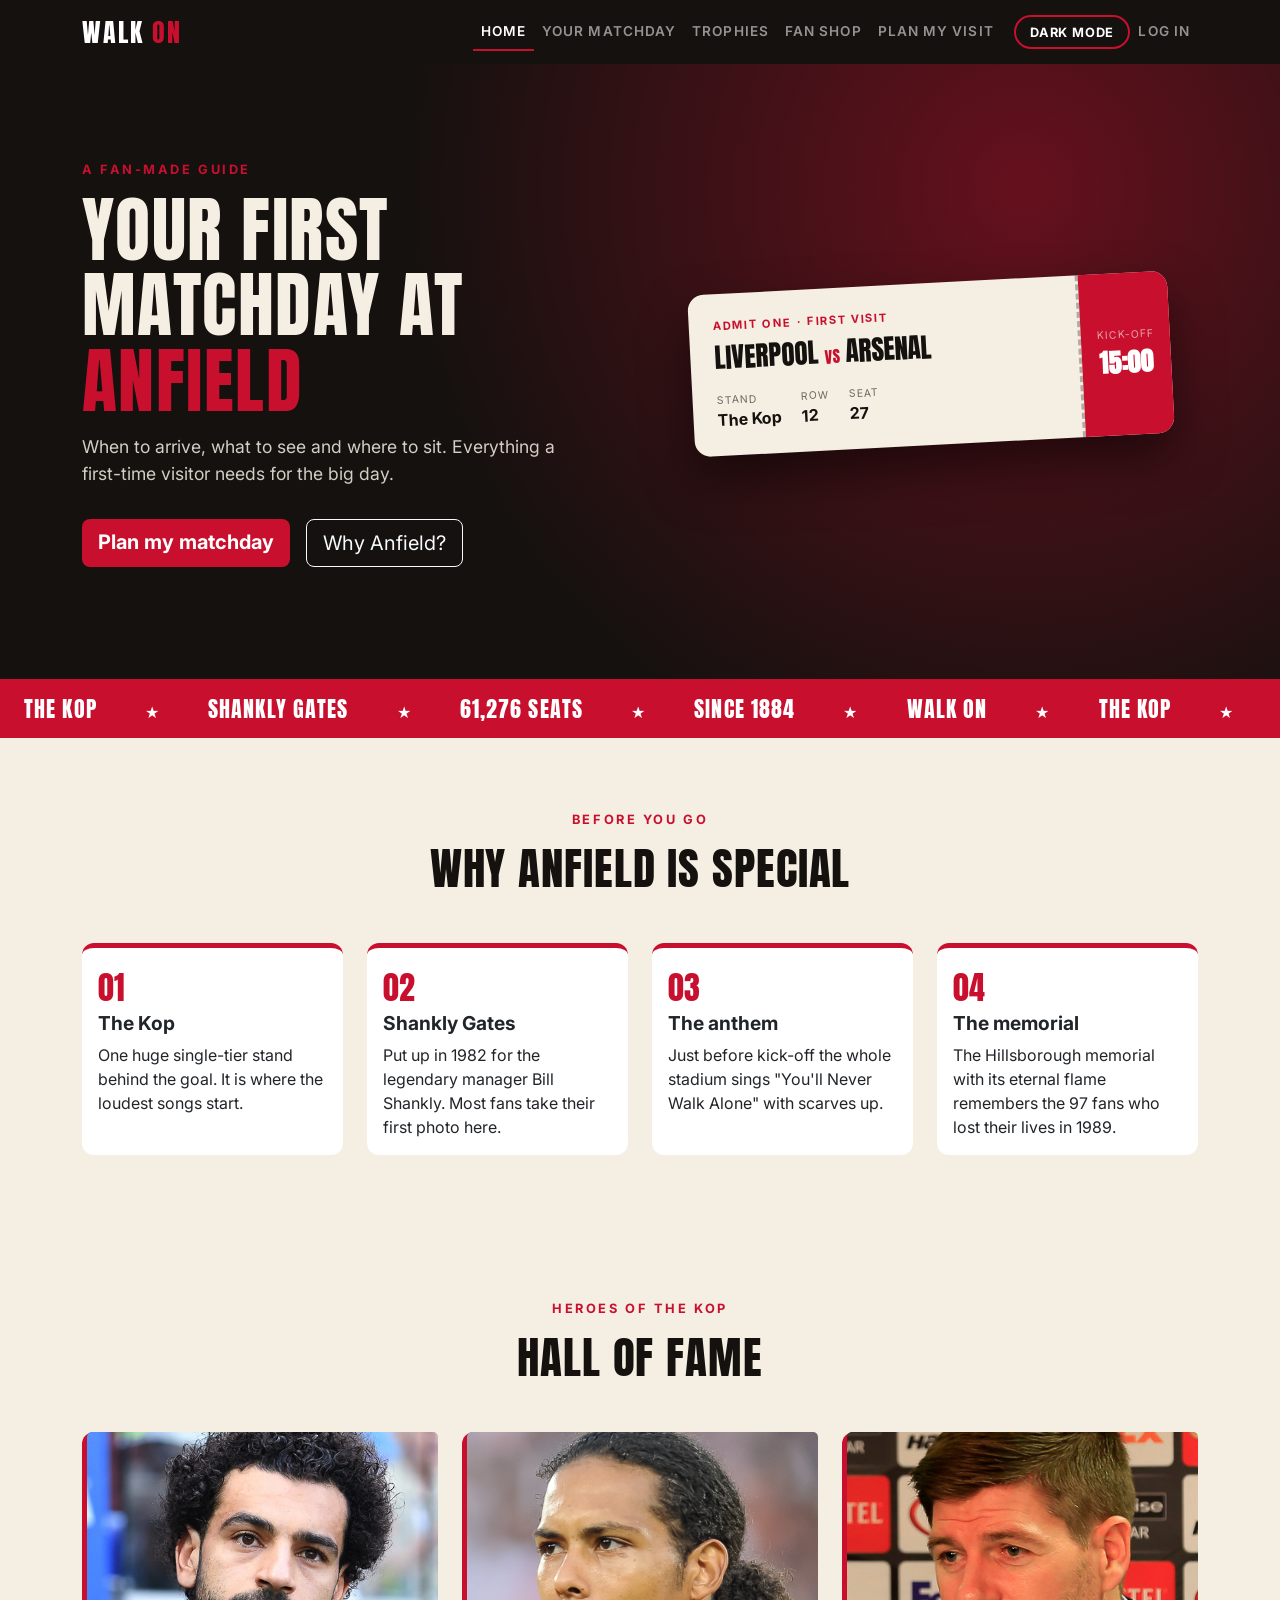
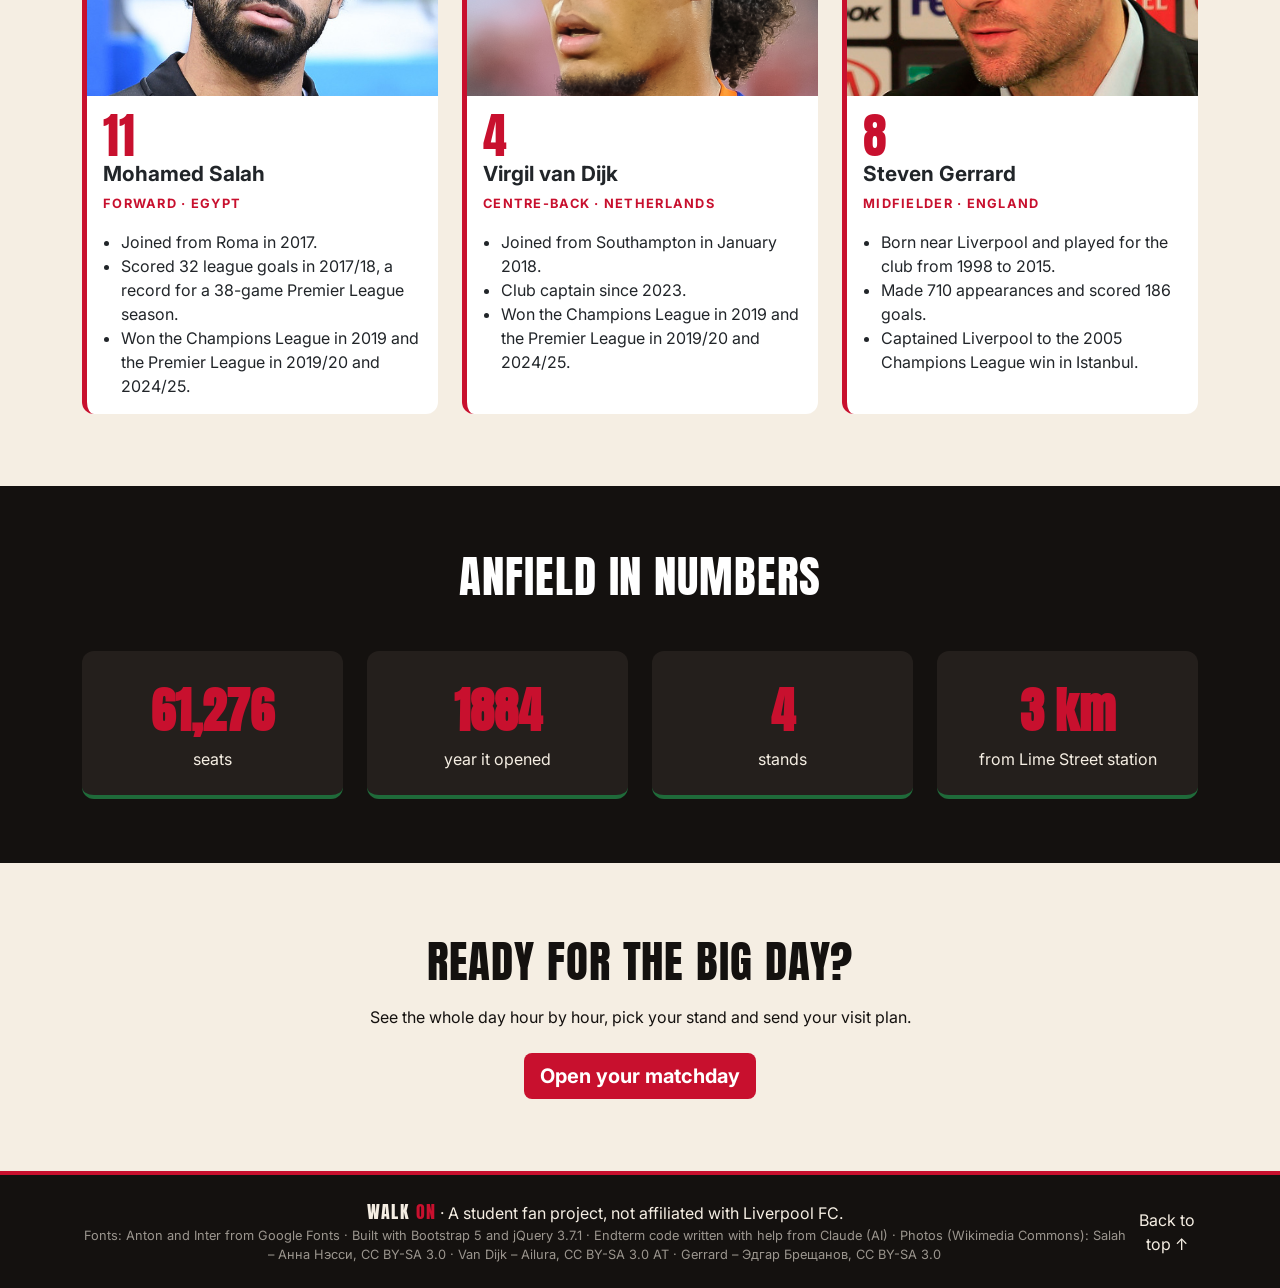
<file: index.html>
<!DOCTYPE html>
<html lang="en">
<head>
  <meta charset="UTF-8">
  <meta name="viewport" content="width=device-width, initial-scale=1.0">
  <title>Walk On | Your first matchday at Anfield</title>
  <link rel="preconnect" href="https://fonts.googleapis.com">
  <link rel="preconnect" href="https://fonts.gstatic.com" crossorigin>
  <link href="https://fonts.googleapis.com/css2?family=Anton&family=Inter:wght@400;600;700&display=swap" rel="stylesheet">
  <link href="https://cdn.jsdelivr.net/npm/bootstrap@5.3.8/dist/css/bootstrap.min.css" rel="stylesheet" integrity="sha384-sRIl4kxILFvY47J16cr9ZwB07vP4J8+LH7qKQnuqkuIAvNWLzeN8tE5YBujZqJLB" crossorigin="anonymous">
  <link rel="stylesheet" href="css/style.css">
  <link rel="stylesheet" href="css/theme.css">
</head>
<body>

  <header>
    <nav class="navbar navbar-expand-lg navbar-dark bg-ink sticky-top">
      <div class="container">
        <a class="navbar-brand logo" href="index.html">WALK <span>ON</span></a>
        <input type="checkbox" id="menu-toggle" class="menu-toggle" aria-label="Toggle navigation">
        <label for="menu-toggle" class="navbar-toggler">
          <span class="navbar-toggler-icon"></span>
        </label>
        <div class="collapse navbar-collapse" id="menu">
          <ul class="navbar-nav ms-auto">
              <li class="nav-item"><a class="nav-link active" aria-current="page" href="index.html">Home</a></li>
              <li class="nav-item"><a class="nav-link" href="matchday.html">Your Matchday</a></li>
              <li class="nav-item"><a class="nav-link" href="trophies.html">Trophies</a></li>
              <li class="nav-item"><a class="nav-link" href="shop.html">Fan Shop <span class="cart-badge" data-cart-count hidden>0</span></a></li>
              <li class="nav-item"><a class="nav-link" href="matchday.html#plan">Plan My Visit</a></li>
          </ul>
        </div>
      </div>
    </nav>
  </header>

  <main>

    <section class="hero">
      <div class="container">
        <div class="row align-items-center g-4 g-lg-5">
          <div class="col-12 col-lg-6 text-center text-lg-start">
            <p class="kicker">A fan-made guide</p>
            <h1 class="hero-title">Your first matchday at <span>Anfield</span></h1>
            <p class="hero-text">When to arrive, what to see and where to sit. Everything a first-time visitor needs for the big day.</p>
            <div class="d-flex flex-column flex-sm-row gap-3 justify-content-center justify-content-lg-start">
              <a href="matchday.html" class="btn btn-red btn-lg">Plan my matchday</a>
              <a href="#why" class="btn btn-outline-light btn-lg">Why Anfield?</a>
            </div>
          </div>
          <div class="col-12 col-lg-6">
            <div class="ticket">
              <div class="ticket-main">
                <p class="ticket-label">Admit one · First visit</p>
                <p class="ticket-match">Liverpool <span>vs</span> Arsenal</p>
                <div class="ticket-info">
                  <div><small>Stand</small><strong>The Kop</strong></div>
                  <div><small>Row</small><strong>12</strong></div>
                  <div><small>Seat</small><strong>27</strong></div>
                </div>
              </div>
              <div class="ticket-stub">
                <small>Kick-off</small>
                <strong>15:00</strong>
              </div>
            </div>
          </div>
        </div>
      </div>
    </section>

  <div class="marquee" aria-hidden="true">
  <div class="marquee-track">
    <span>The Kop</span><span>Shankly Gates</span><span>61,276 seats</span><span>Since 1884</span><span>Walk on</span>
    <span>The Kop</span><span>Shankly Gates</span><span>61,276 seats</span><span>Since 1884</span><span>Walk on</span>
    <span>The Kop</span><span>Shankly Gates</span><span>61,276 seats</span><span>Since 1884</span><span>Walk on</span>
    <span>The Kop</span><span>Shankly Gates</span><span>61,276 seats</span><span>Since 1884</span><span>Walk on</span>
    <span>The Kop</span><span>Shankly Gates</span><span>61,276 seats</span><span>Since 1884</span><span>Walk on</span>
    <span>The Kop</span><span>Shankly Gates</span><span>61,276 seats</span><span>Since 1884</span><span>Walk on</span>
  </div>
</div>

    <section id="why" class="py-5 bg-cream">
      <div class="container py-lg-4">
        <p class="kicker text-center">Before you go</p>
        <h2 class="section-title text-center mb-5">Why Anfield is special</h2>
        <div class="row row-cols-1 row-cols-md-2 row-cols-lg-4 g-4">
          <div class="col">
            <article class="card h-100 why-card">
              <div class="card-body">
                <span class="why-number">01</span>
                <h3 class="card-title">The Kop</h3>
                <p class="card-text">One huge single-tier stand behind the goal. It is where the loudest songs start.</p>
              </div>
            </article>
          </div>
          <div class="col">
            <article class="card h-100 why-card">
              <div class="card-body">
                <span class="why-number">02</span>
                <h3 class="card-title">Shankly Gates</h3>
                <p class="card-text">Put up in 1982 for the legendary manager Bill Shankly. Most fans take their first photo here.</p>
              </div>
            </article>
          </div>
          <div class="col">
            <article class="card h-100 why-card">
              <div class="card-body">
                <span class="why-number">03</span>
                <h3 class="card-title">The anthem</h3>
                <p class="card-text">Just before kick-off the whole stadium sings "You'll Never Walk Alone" with scarves up.</p>
              </div>
            </article>
          </div>
          <div class="col">
            <article class="card h-100 why-card">
              <div class="card-body">
                <span class="why-number">04</span>
                <h3 class="card-title">The memorial</h3>
                <p class="card-text">The Hillsborough memorial with its eternal flame remembers the 97 fans who lost their lives in 1989.</p>
              </div>
            </article>
          </div>
        </div>
      </div>
    </section>

    <section id="legends" class="py-5">
      <div class="container py-lg-4">
        <p class="kicker text-center">Heroes of the Kop</p>
        <h2 class="section-title text-center mb-5">Hall of Fame</h2>
        <div class="row row-cols-1 row-cols-lg-3 g-4">
          <div class="col">
            <article class="card h-100 legend-card">
                <img src="images/Mohamed_Salah_2018.jpg" alt="Mohamed Salah in an Egypt shirt" class="card-img-top legend-photo">
                <div class="card-body">
                <span class="legend-number">11</span>
                <h3 class="card-title">Mohamed Salah</h3>
                <p class="legend-role">Forward · Egypt</p>
                <ul class="legend-facts">
                  <li>Joined from Roma in 2017.</li>
                  <li>Scored 32 league goals in 2017/18, a record for a 38-game Premier League season.</li>
                  <li>Won the Champions League in 2019 and the Premier League in 2019/20 and 2024/25.</li>
                </ul>
              </div>
            </article>
          </div>
          <div class="col">
            <article class="card h-100 legend-card">
              <img src="images/VVD.jpg" alt="Virgil van Dijk during a match" class="card-img-top legend-photo">
              <div class="card-body">
                <span class="legend-number">4</span>
                <h3 class="card-title">Virgil van Dijk</h3>
                <p class="legend-role">Centre-back · Netherlands</p>
                <ul class="legend-facts">
                  <li>Joined from Southampton in January 2018.</li>
                  <li>Club captain since 2023.</li>
                  <li>Won the Champions League in 2019 and the Premier League in 2019/20 and 2024/25.</li>
                </ul>
              </div>
            </article>
          </div>
          <div class="col">
            <article class="card h-100 legend-card">
              <img src="images/Steven_Gerrard_2018.jpg" alt="Steven Gerrard" class="card-img-top legend-photo">
              <div class="card-body">
                <span class="legend-number">8</span>
                <h3 class="card-title">Steven Gerrard</h3>
                <p class="legend-role">Midfielder · England</p>
                <ul class="legend-facts">
                  <li>Born near Liverpool and played for the club from 1998 to 2015.</li>
                  <li>Made 710 appearances and scored 186 goals.</li>
                  <li>Captained Liverpool to the 2005 Champions League win in Istanbul.</li>
                </ul>
              </div>
            </article>
          </div>
        </div>
      </div>
    </section>

    <section class="numbers">
      <div class="container">
        <h2 class="section-title text-white text-center mb-5">Anfield in numbers</h2>
        <div class="numbers-grid">
          <div class="number-box">
            <strong>61,276</strong>
            <span>seats</span>
          </div>
          <div class="number-box">
            <strong>1884</strong>
            <span>year it opened</span>
          </div>
          <div class="number-box">
            <strong>4</strong>
            <span>stands</span>
          </div>
          <div class="number-box">
            <strong>3 km</strong>
            <span>from Lime Street station</span>
          </div>
        </div>
      </div>
    </section>

    <section class="py-5 bg-cream">
      <div class="container text-center py-lg-4">
        <h2 class="section-title mb-3">Ready for the big day?</h2>
        <p class="mb-4">See the whole day hour by hour, pick your stand and send your visit plan.</p>
        <a href="matchday.html" class="btn btn-red btn-lg">Open your matchday</a>
      </div>
    </section>

  </main>

  <footer class="footer">
    <div class="container d-flex flex-column flex-md-row justify-content-between align-items-center gap-2 text-center">
      <div>
        <p class="mb-0"><span class="logo">WALK <span>ON</span></span> · A student fan project, not affiliated with Liverpool FC.</p>
        <p class="credits mb-0">Fonts: Anton and Inter from Google Fonts · Built with Bootstrap 5 and jQuery 3.7.1 · Endterm code written with help from Claude (AI) · Photos (Wikimedia Commons): Salah – Анна Нэсси, CC BY-SA 3.0 · Van Dijk – Ailura, CC BY-SA 3.0 AT · Gerrard – Эдгар Брещанов, CC BY-SA 3.0</p>
      </div>
      <a href="#" class="footer-link">Back to top ↑</a>
    </div>
  </footer>

  <script src="js/theme.js"></script>
  <script src="https://code.jquery.com/jquery-3.7.1.min.js"></script>
  <script src="js/cart.js"></script>
  <script src="js/auth.js"></script>
  <script src="js/effects.js"></script>
</body>
</html>
</file>
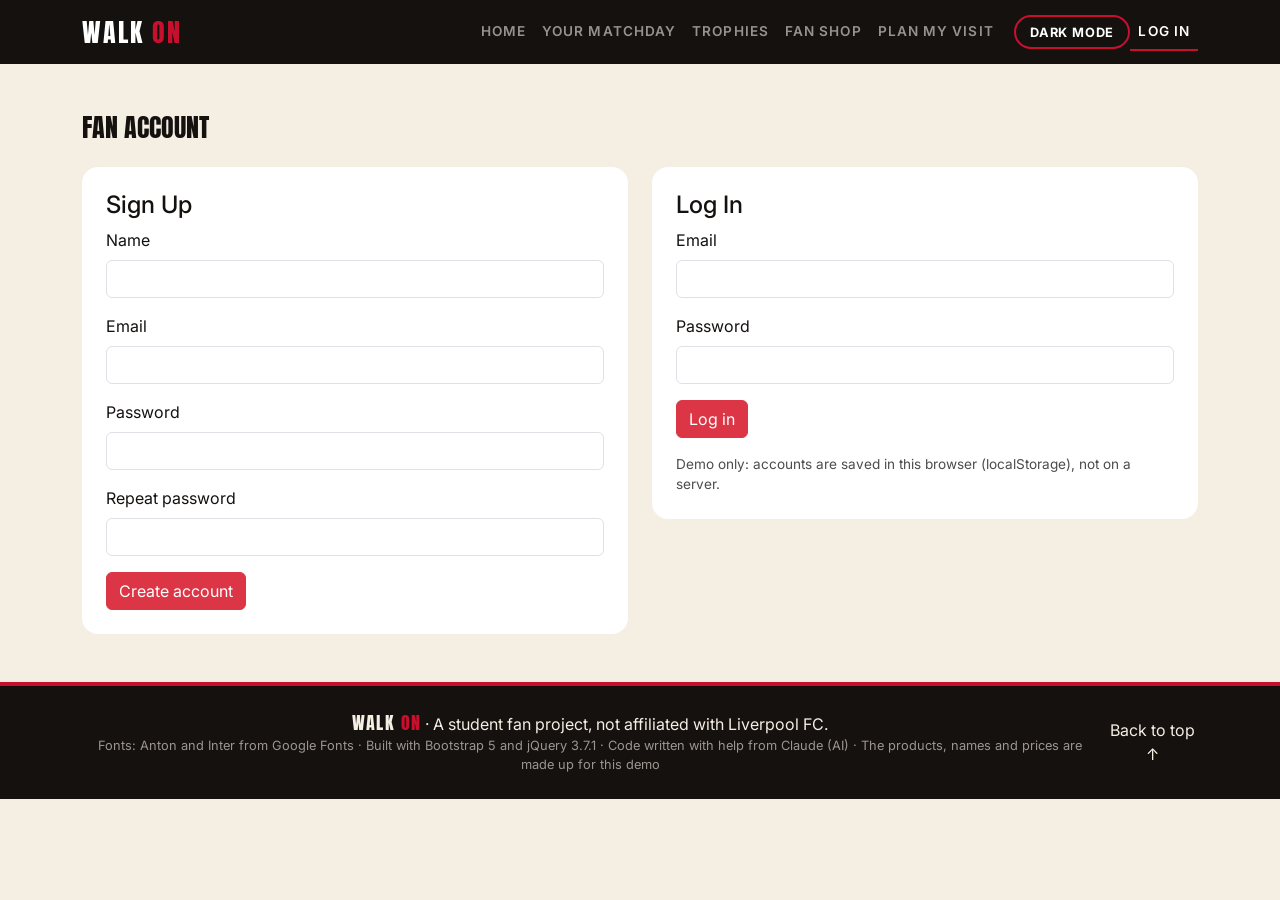
<file: account.html>
<!DOCTYPE html>
<html lang="en">
<head>
  <meta charset="UTF-8">
  <meta name="viewport" content="width=device-width, initial-scale=1.0">
  <title>Account | Walk On</title>
  <link rel="preconnect" href="https://fonts.googleapis.com">
  <link rel="preconnect" href="https://fonts.gstatic.com" crossorigin>
  <link href="https://fonts.googleapis.com/css2?family=Anton&family=Inter:wght@400;600;700&display=swap" rel="stylesheet">
  <link href="https://cdn.jsdelivr.net/npm/bootstrap@5.3.8/dist/css/bootstrap.min.css" rel="stylesheet" integrity="sha384-sRIl4kxILFvY47J16cr9ZwB07vP4J8+LH7qKQnuqkuIAvNWLzeN8tE5YBujZqJLB" crossorigin="anonymous">
  <link rel="stylesheet" href="css/style.css">
  <link rel="stylesheet" href="css/theme.css">
  <script src="js/theme.js"></script>
</head>
<body>

  <header>
    <nav class="navbar navbar-expand-lg navbar-dark bg-ink sticky-top">
      <div class="container">
        <a class="navbar-brand logo" href="index.html">WALK <span>ON</span></a>
        <input type="checkbox" id="menu-toggle" class="menu-toggle" aria-label="Toggle navigation">
        <label for="menu-toggle" class="navbar-toggler">
          <span class="navbar-toggler-icon"></span>
        </label>
        <div class="collapse navbar-collapse" id="menu">
          <ul class="navbar-nav ms-auto">
            <li class="nav-item"><a class="nav-link" href="index.html">Home</a></li>
            <li class="nav-item"><a class="nav-link" href="matchday.html">Your Matchday</a></li>
            <li class="nav-item"><a class="nav-link" href="trophies.html">Trophies</a></li>
            <li class="nav-item"><a class="nav-link" href="shop.html">Fan Shop <span class="cart-badge" data-cart-count hidden>0</span></a></li>
            <li class="nav-item"><a class="nav-link" href="matchday.html#plan">Plan My Visit</a></li>
          </ul>
        </div>
      </div>
    </nav>
  </header>

  <main>
    <section class="py-5 bg-cream">
      <div class="container">
        <h1 class="order-title mb-4">Fan account</h1>

        <div id="guest-view" class="row g-4">
          <div class="col-md-6">
            <form id="signup-form" class="order-form" novalidate>
              <h2 class="h4">Sign Up</h2>
            <div class="mb-3">
              <label class="form-label" for="su-name">Name</label>
              <input class="form-control" id="su-name" name="name" type="text" autocomplete="name">
              <div class="field-error small mt-1" data-error-for="name" role="alert"></div>
            </div>
            <div class="mb-3">
              <label class="form-label" for="su-email">Email</label>
              <input class="form-control" id="su-email" name="email" type="email" autocomplete="email">
              <div class="field-error small mt-1" data-error-for="email" role="alert"></div>
            </div>
            <div class="mb-3">
              <label class="form-label" for="su-password">Password</label>
              <input class="form-control" id="su-password" name="password" type="password" autocomplete="new-password">
              <div class="field-error small mt-1" data-error-for="password" role="alert"></div>
            </div>
            <div class="mb-3">
              <label class="form-label" for="su-confirm">Repeat password</label>
              <input class="form-control" id="su-confirm" name="confirm" type="password" autocomplete="new-password">
              <div class="field-error small mt-1" data-error-for="confirm" role="alert"></div>
            </div>
              <button class="btn btn-danger" type="submit">Create account</button>
            </form>
          </div>
          <div class="col-md-6">
            <form id="login-form" class="order-form" novalidate>
              <h2 class="h4">Log In</h2>
            <div class="mb-3">
              <label class="form-label" for="li-email">Email</label>
              <input class="form-control" id="li-email" name="email" type="email" autocomplete="email">
              <div class="field-error small mt-1" data-error-for="email" role="alert"></div>
            </div>
            <div class="mb-3">
              <label class="form-label" for="li-password">Password</label>
              <input class="form-control" id="li-password" name="password" type="password" autocomplete="current-password">
              <div class="field-error small mt-1" data-error-for="password" role="alert"></div>
            </div>
              <button class="btn btn-danger" type="submit">Log in</button>
              <p class="demo-note mt-3 mb-0">Demo only: accounts are saved in this browser (localStorage), not on a server.</p>
            </form>
          </div>
        </div>

        <div id="profile-view" hidden>
          <div class="order-form">
            <h2 class="h4">Welcome, <span id="profile-name"></span></h2>
            <p class="mb-1">Email: <span id="profile-email"></span></p>
            <p class="mb-1">Member since: <span id="profile-joined"></span></p>
            <p id="profile-plan" class="mb-3"></p>
            <form id="profile-form" novalidate>
              <div class="mb-3">
                <label class="form-label" for="pf-club">Favourite Liverpool player</label>
                <input class="form-control" id="pf-club" name="club" type="text">
                <div class="field-error small mt-1" data-error-for="club" role="alert"></div>
              </div>
              <button class="btn btn-danger" type="submit">Save profile</button>
              <span id="profile-saved" class="ms-2" hidden>Saved ✓</span>
            </form>
            <button id="logout-btn" class="btn btn-outline-secondary mt-3" type="button">Log Out</button>
          </div>
        </div>
      </div>
    </section>
  </main>

  <footer class="footer">
    <div class="container d-flex flex-column flex-md-row justify-content-between align-items-center gap-2 text-center">
      <div>
        <p class="mb-0"><span class="logo">WALK <span>ON</span></span> · A student fan project, not affiliated with Liverpool FC.</p>
        <p class="credits mb-0">Fonts: Anton and Inter from Google Fonts · Built with Bootstrap 5 and jQuery 3.7.1 · Code written with help from Claude (AI) · The products, names and prices are made up for this demo</p>
      </div>
      <a href="#" class="footer-link">Back to top ↑</a>
    </div>
  </footer>

    <script src="https://code.jquery.com/jquery-3.7.1.min.js"></script>
  <script src="js/cart.js"></script>
  <script src="js/auth.js"></script>
  <script src="js/account.js"></script>
</body>
</html>
</file>
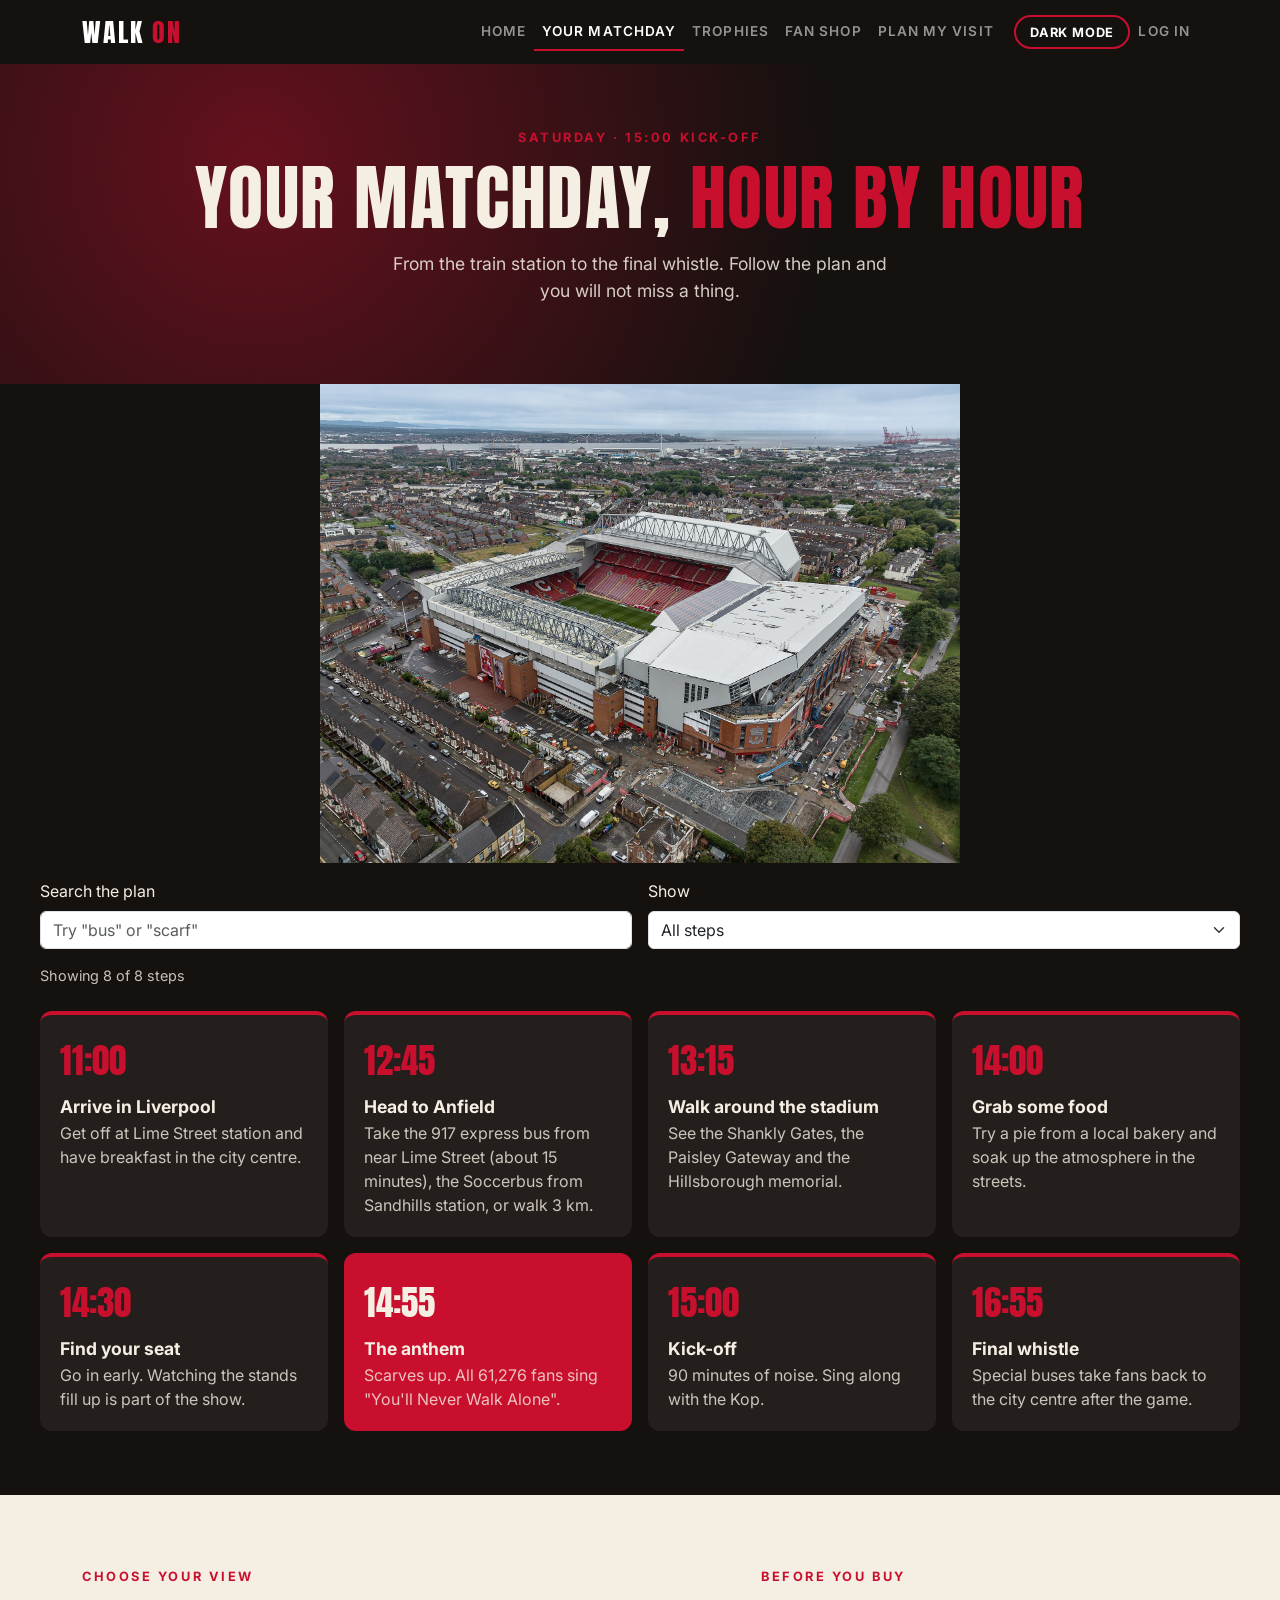
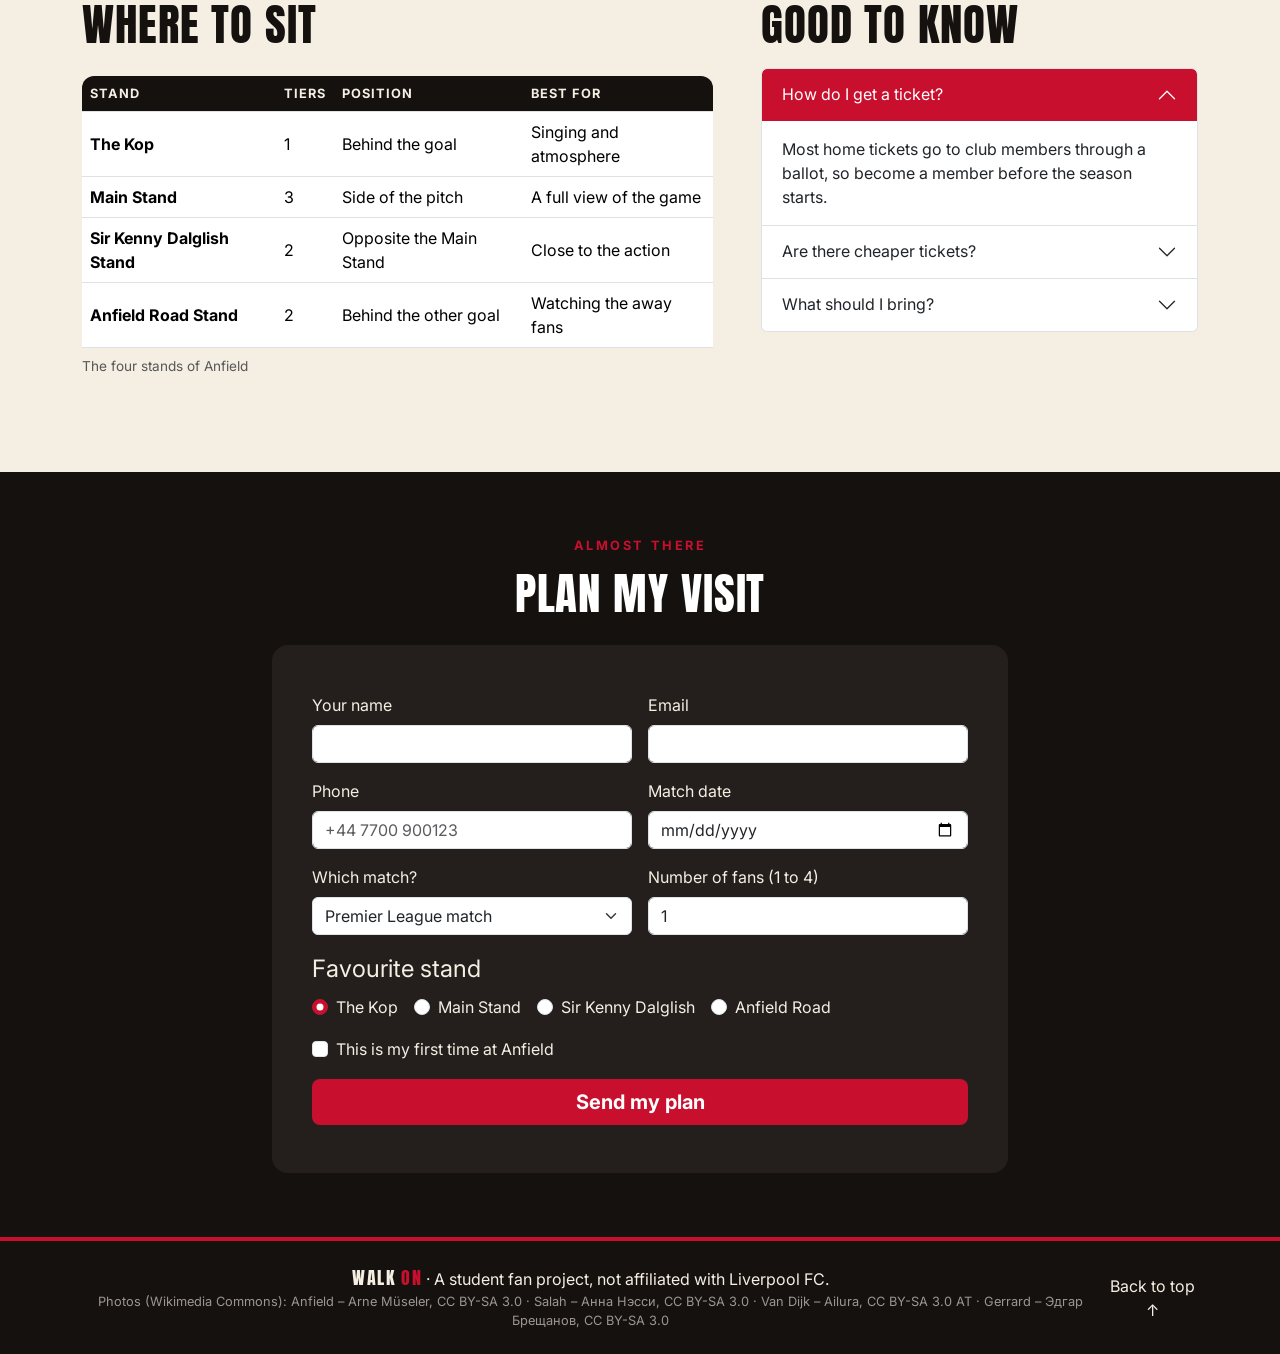
<file: matchday.html>
<!DOCTYPE html>
<html lang="en">
<head>
  <meta charset="UTF-8">
  <meta name="viewport" content="width=device-width, initial-scale=1.0">
  <title>Your Matchday | Walk On</title>
  <link rel="preconnect" href="https://fonts.googleapis.com">
  <link rel="preconnect" href="https://fonts.gstatic.com" crossorigin>
  <link href="https://fonts.googleapis.com/css2?family=Anton&family=Inter:wght@400;600;700&display=swap" rel="stylesheet">
  <link href="https://cdn.jsdelivr.net/npm/bootstrap@5.3.8/dist/css/bootstrap.min.css" rel="stylesheet" integrity="sha384-sRIl4kxILFvY47J16cr9ZwB07vP4J8+LH7qKQnuqkuIAvNWLzeN8tE5YBujZqJLB" crossorigin="anonymous">
  <link rel="stylesheet" href="css/style.css">
  <link rel="stylesheet" href="css/theme.css">
</head>
<body>

  <header>
    <nav class="navbar navbar-expand-lg navbar-dark bg-ink sticky-top">
      <div class="container">
        <a class="navbar-brand logo" href="index.html">WALK <span>ON</span></a>
        <input type="checkbox" id="menu-toggle" class="menu-toggle" aria-label="Toggle navigation">
        <label for="menu-toggle" class="navbar-toggler">
          <span class="navbar-toggler-icon"></span>
        </label>
        <div class="collapse navbar-collapse" id="menu">
          <ul class="navbar-nav ms-auto">
              <li class="nav-item"><a class="nav-link" href="index.html">Home</a></li>
              <li class="nav-item"><a class="nav-link active" aria-current="page" href="matchday.html">Your Matchday</a></li>
              <li class="nav-item"><a class="nav-link" href="trophies.html">Trophies</a></li>
              <li class="nav-item"><a class="nav-link" href="shop.html">Fan Shop <span class="cart-badge" data-cart-count hidden>0</span></a></li>
              <li class="nav-item"><a class="nav-link" href="#plan">Plan My Visit</a></li>
          </ul>
        </div>
      </div>
    </nav>
  </header>

  <main>

    <section class="page-head">
      <div class="container text-center">
        <p class="kicker">Saturday · 15:00 kick-off</p>
        <h1 class="hero-title">Your matchday, <span>hour by hour</span></h1>
        <p class="hero-text mx-auto">From the train station to the final whistle. Follow the plan and you will not miss a thing.</p>
      </div>
    </section>

    <figure class="anfield-photo">
      <img src="images/Anfield.jpg" alt="Anfield stadium with the Kop stand on a matchday" class="img-fluid">
    </figure>

    <section class="timeline-section" aria-labelledby="timeline-heading">
      <h2 id="timeline-heading" class="visually-hidden">Matchday timeline</h2>
      <div class="timeline-tools" role="search">
        <div class="row g-3 align-items-end">
          <div class="col-12 col-md-6">
            <label for="step-search" class="form-label">Search the plan</label>
            <input type="search" class="form-control" id="step-search" placeholder="Try &quot;bus&quot; or &quot;scarf&quot;" autocomplete="off">
          </div>
          <div class="col-12 col-md-6">
            <label for="step-category" class="form-label">Show</label>
            <select class="form-select" id="step-category">
              <option value="all">All steps</option>
              <option value="travel">Travel</option>
              <option value="food">Food</option>
              <option value="stadium">Around the stadium</option>
              <option value="match">The match</option>
            </select>
          </div>
        </div>
        <p id="step-count" class="timeline-count" aria-live="polite"></p>
      </div>
      <div class="timeline" id="timeline"></div>
      <p id="timeline-empty" class="timeline-empty" hidden>Nothing found. Try another word or choose "All steps".</p>
    </section>

    <section class="py-5 bg-cream">
      <div class="container py-lg-4">
        <div class="row g-4 g-lg-5 align-items-start">
          <div class="col-12 col-lg-7">
            <p class="kicker">Choose your view</p>
            <h2 class="section-title mb-4">Where to sit</h2>
            <div class="table-responsive">
              <table class="table stands-table align-middle">
                <caption>The four stands of Anfield</caption>
                <thead>
                  <tr>
                    <th scope="col">Stand</th>
                    <th scope="col">Tiers</th>
                    <th scope="col">Position</th>
                    <th scope="col">Best for</th>
                  </tr>
                </thead>
                <tbody>
                  <tr>
                    <th scope="row">The Kop</th>
                    <td>1</td>
                    <td>Behind the goal</td>
                    <td>Singing and atmosphere</td>
                  </tr>
                  <tr>
                    <th scope="row">Main Stand</th>
                    <td>3</td>
                    <td>Side of the pitch</td>
                    <td>A full view of the game</td>
                  </tr>
                  <tr>
                    <th scope="row">Sir Kenny Dalglish Stand</th>
                    <td>2</td>
                    <td>Opposite the Main Stand</td>
                    <td>Close to the action</td>
                  </tr>
                  <tr>
                    <th scope="row">Anfield Road Stand</th>
                    <td>2</td>
                    <td>Behind the other goal</td>
                    <td>Watching the away fans</td>
                  </tr>
                </tbody>
              </table>
            </div>
          </div>
          <div class="col-12 col-lg-5">
            <aside class="tips">
              <p class="kicker">Before you buy</p>
              <h2 class="section-title tips-title">Good to know</h2>
              <div class="accordion" id="tips">
                <div class="accordion-item">
                  <h3 class="accordion-header">
                    <button class="accordion-button" type="button" id="tip-1-button" aria-expanded="true" aria-controls="tip-1">How do I get a ticket?</button>
                  </h3>
                  <div class="accordion-collapse" id="tip-1" role="region" aria-labelledby="tip-1-button">
                    <div class="accordion-body">Most home tickets go to club members through a ballot, so become a member before the season starts.</div>
                  </div>
                </div>
                <div class="accordion-item">
                  <h3 class="accordion-header">
                    <button class="accordion-button collapsed" type="button" id="tip-2-button" aria-expanded="false" aria-controls="tip-2">Are there cheaper tickets?</button>
                  </h3>
                  <div class="accordion-collapse" id="tip-2" role="region" aria-labelledby="tip-2-button" style="display: none;">
                    <div class="accordion-body">Junior and local tickets cost £9, and young adults aged 22 to 24 pay half the adult price.</div>
                  </div>
                </div>
                <div class="accordion-item">
                  <h3 class="accordion-header">
                    <button class="accordion-button collapsed" type="button" id="tip-3-button" aria-expanded="false" aria-controls="tip-3">What should I bring?</button>
                  </h3>
                  <div class="accordion-collapse" id="tip-3" role="region" aria-labelledby="tip-3-button" style="display: none;">
                    <div class="accordion-body">Your ticket on your phone, a red scarf and a warm jacket. Leave big bags at home.</div>
                  </div>
                </div>
              </div>
            </aside>
          </div>
        </div>
      </div>
    </section>

    <section id="plan" class="plan">
      <div class="container">
        <div class="row justify-content-center">
          <div class="col-12 col-lg-8">
            <p class="kicker text-center">Almost there</p>
            <h2 class="section-title text-white text-center mb-4">Plan my visit</h2>
            <form class="plan-form row g-3" id="plan-form" novalidate>
              <div class="col-12 col-md-6">
                <label for="name" class="form-label">Your name</label>
                <input type="text" class="form-control" id="name" name="name" autocomplete="name" aria-describedby="name-error" required>
                <div class="field-error" id="name-error"></div>
              </div>
              <div class="col-12 col-md-6">
                <label for="email" class="form-label">Email</label>
                <input type="email" class="form-control" id="email" name="email" autocomplete="email" aria-describedby="email-error" required>
                <div class="field-error" id="email-error"></div>
              </div>
              <div class="col-12 col-md-6">
                <label for="phone" class="form-label">Phone</label>
                <input type="tel" class="form-control" id="phone" name="phone" autocomplete="tel" placeholder="+44 7700 900123" aria-describedby="phone-error" required>
                <div class="field-error" id="phone-error"></div>
              </div>
              <div class="col-12 col-md-6">
                <label for="date" class="form-label">Match date</label>
                <input type="date" class="form-control" id="date" name="date" aria-describedby="date-error" required>
                <div class="field-error" id="date-error"></div>
              </div>
              <div class="col-12 col-md-6">
                <label for="match" class="form-label">Which match?</label>
                <select class="form-select" id="match" name="match">
                  <option value="premier-league">Premier League match</option>
                  <option value="champions-league">Champions League night</option>
                  <option value="cup">Cup match</option>
                </select>
              </div>
              <div class="col-12 col-md-6">
                <label for="fans" class="form-label">Number of fans (1 to 4)</label>
                <input type="number" class="form-control" id="fans" name="fans" min="1" max="4" value="1" aria-describedby="fans-error" required>
                <div class="field-error" id="fans-error"></div>
              </div>
              <fieldset class="col-12">
                <legend class="form-label">Favourite stand</legend>
                <div class="d-flex flex-wrap gap-3">
                  <div class="form-check">
                    <input class="form-check-input" type="radio" name="stand" id="kop" value="kop" checked>
                    <label class="form-check-label" for="kop">The Kop</label>
                  </div>
                  <div class="form-check">
                    <input class="form-check-input" type="radio" name="stand" id="main" value="main">
                    <label class="form-check-label" for="main">Main Stand</label>
                  </div>
                  <div class="form-check">
                    <input class="form-check-input" type="radio" name="stand" id="dalglish" value="dalglish">
                    <label class="form-check-label" for="dalglish">Sir Kenny Dalglish</label>
                  </div>
                  <div class="form-check">
                    <input class="form-check-input" type="radio" name="stand" id="road" value="anfield-road">
                    <label class="form-check-label" for="road">Anfield Road</label>
                  </div>
                </div>
              </fieldset>
              <div class="col-12">
                <div class="form-check">
                  <input class="form-check-input" type="checkbox" id="first" name="first-visit" value="yes">
                  <label class="form-check-label" for="first">This is my first time at Anfield</label>
                </div>
              </div>
              <div class="col-12 d-grid">
                <button type="submit" class="btn btn-red btn-lg">Send my plan</button>
              </div>
              <div class="col-12">
                <div class="form-success" id="form-success" role="status" style="display: none;"></div>
              </div>
            </form>
          </div>
        </div>
      </div>
    </section>

  </main>

  <footer class="footer">
    <div class="container d-flex flex-column flex-md-row justify-content-between align-items-center gap-2 text-center">
      <div>
        <p class="mb-0"><span class="logo">WALK <span>ON</span></span> · A student fan project, not affiliated with Liverpool FC.</p>
        <p class="credits mb-0">Photos (Wikimedia Commons): Anfield – Arne Müseler, CC BY-SA 3.0 · Salah – Анна Нэсси, CC BY-SA 3.0 · Van Dijk – Ailura, CC BY-SA 3.0 AT · Gerrard – Эдгар Брещанов, CC BY-SA 3.0</p>
      </div>
      <a href="#" class="footer-link">Back to top ↑</a>
    </div>
  </footer>

  <script src="js/theme.js"></script>
  <script src="https://code.jquery.com/jquery-3.7.1.min.js"></script>
  <script src="js/cart.js"></script>
  <script src="js/auth.js"></script>
  <script src="js/data.js"></script>
  <script src="js/timeline.js"></script>
  <script src="js/form.js"></script>
  <script src="js/effects.js"></script>
</body>
</html>
</file>
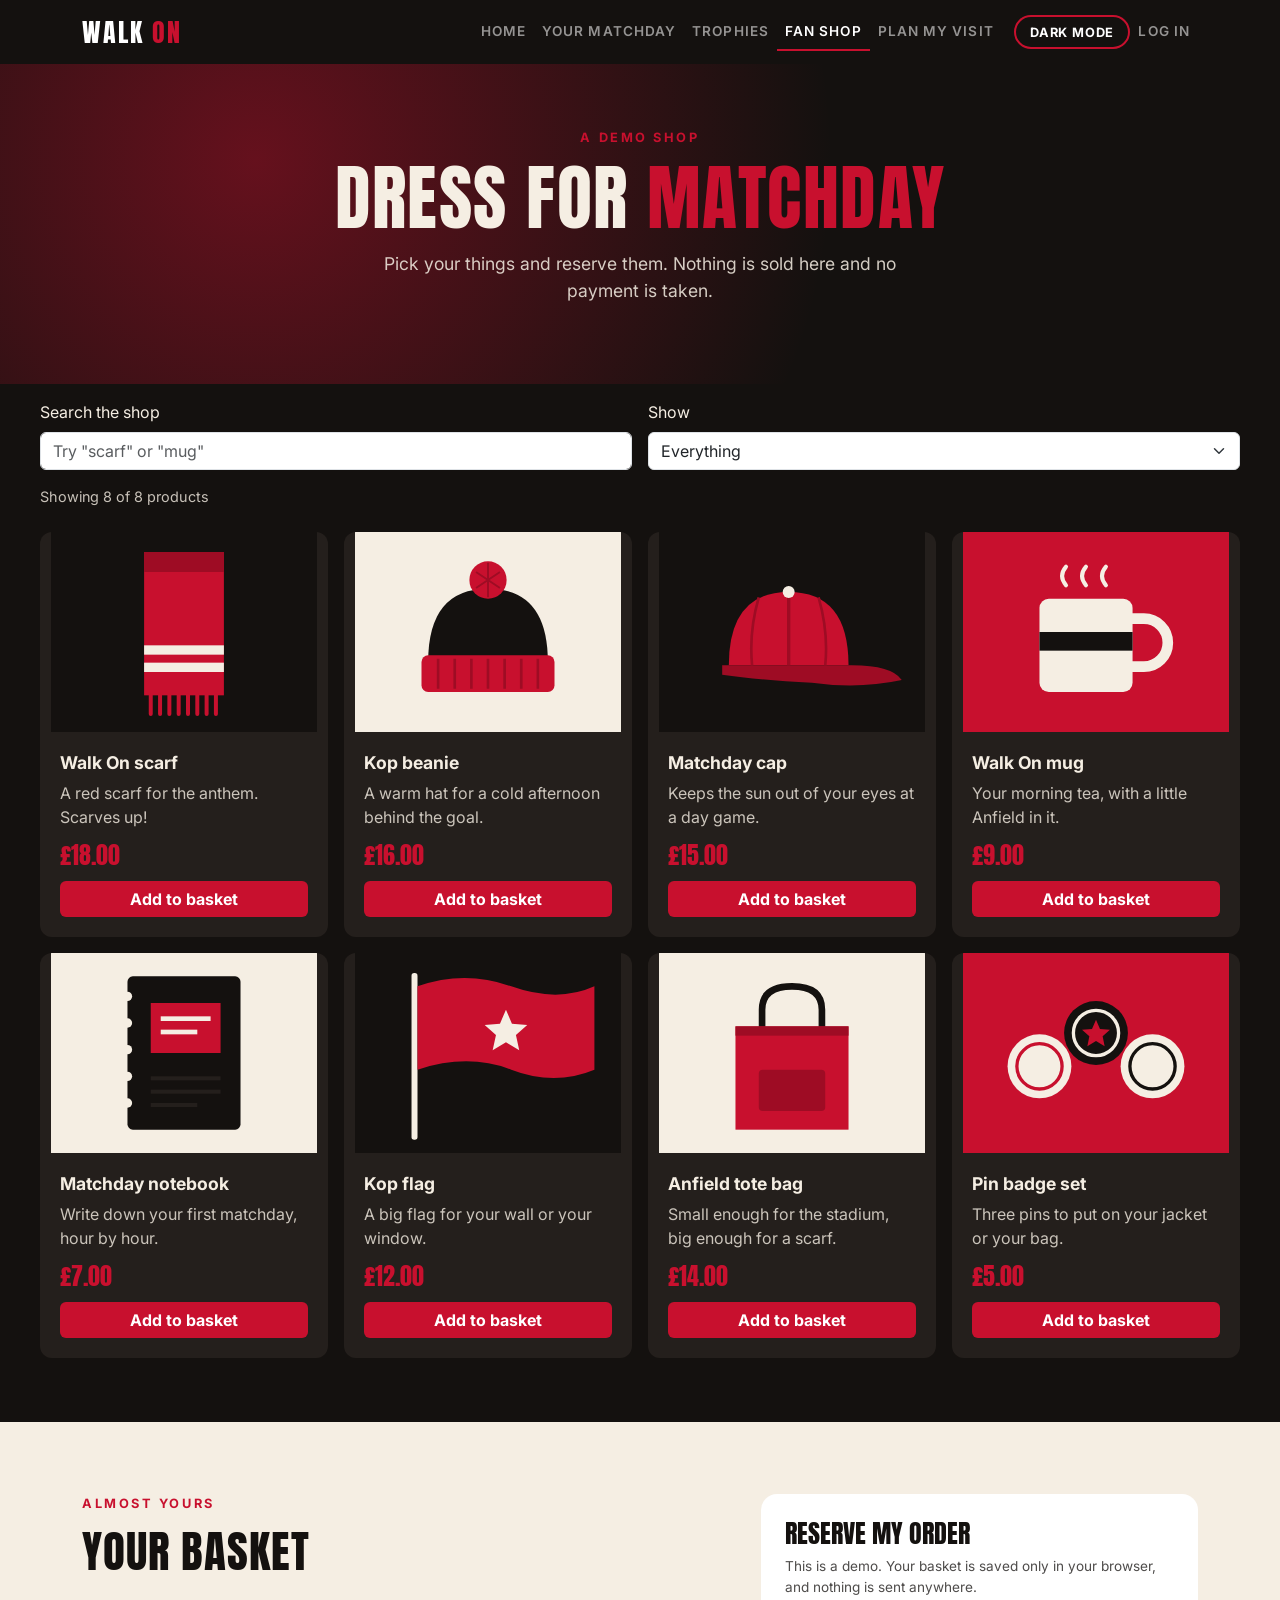
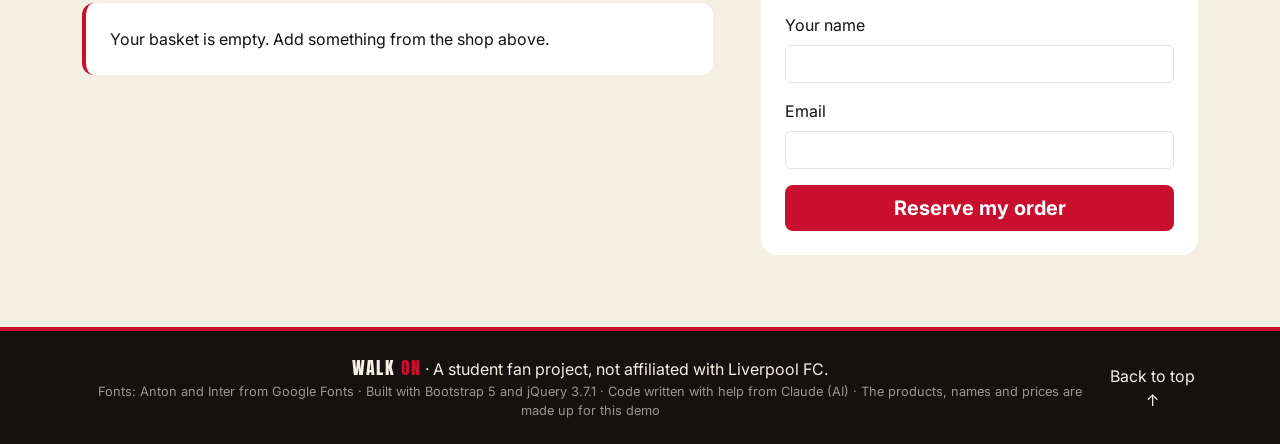
<file: shop.html>
<!DOCTYPE html>
<html lang="en">
<head>
  <meta charset="UTF-8">
  <meta name="viewport" content="width=device-width, initial-scale=1.0">
  <title>Fan Shop | Walk On</title>
  <link rel="preconnect" href="https://fonts.googleapis.com">
  <link rel="preconnect" href="https://fonts.gstatic.com" crossorigin>
  <link href="https://fonts.googleapis.com/css2?family=Anton&family=Inter:wght@400;600;700&display=swap" rel="stylesheet">
  <link href="https://cdn.jsdelivr.net/npm/bootstrap@5.3.8/dist/css/bootstrap.min.css" rel="stylesheet" integrity="sha384-sRIl4kxILFvY47J16cr9ZwB07vP4J8+LH7qKQnuqkuIAvNWLzeN8tE5YBujZqJLB" crossorigin="anonymous">
  <link rel="stylesheet" href="css/style.css">
  <link rel="stylesheet" href="css/theme.css">
</head>
<body>

  <header>
    <nav class="navbar navbar-expand-lg navbar-dark bg-ink sticky-top">
      <div class="container">
        <a class="navbar-brand logo" href="index.html">WALK <span>ON</span></a>
        <input type="checkbox" id="menu-toggle" class="menu-toggle" aria-label="Toggle navigation">
        <label for="menu-toggle" class="navbar-toggler">
          <span class="navbar-toggler-icon"></span>
        </label>
        <div class="collapse navbar-collapse" id="menu">
          <ul class="navbar-nav ms-auto">
            <li class="nav-item"><a class="nav-link" href="index.html">Home</a></li>
            <li class="nav-item"><a class="nav-link" href="matchday.html">Your Matchday</a></li>
            <li class="nav-item"><a class="nav-link" href="trophies.html">Trophies</a></li>
            <li class="nav-item"><a class="nav-link active" aria-current="page" href="shop.html">Fan Shop <span class="cart-badge" data-cart-count hidden>0</span></a></li>
            <li class="nav-item"><a class="nav-link" href="matchday.html#plan">Plan My Visit</a></li>
          </ul>
        </div>
      </div>
    </nav>
  </header>

  <main>

    <section class="page-head">
      <div class="container text-center">
        <p class="kicker">A demo shop</p>
        <h1 class="hero-title">Dress for <span>matchday</span></h1>
        <p class="hero-text mx-auto">Pick your things and reserve them. Nothing is sold here and no payment is taken.</p>
      </div>
    </section>

    <section class="timeline-section" aria-labelledby="products-heading">
      <h2 id="products-heading" class="visually-hidden">Products</h2>
      <div class="timeline-tools" role="search">
        <div class="row g-3 align-items-end">
          <div class="col-12 col-md-6">
            <label for="product-search" class="form-label">Search the shop</label>
            <input type="search" class="form-control" id="product-search" placeholder="Try &quot;scarf&quot; or &quot;mug&quot;" autocomplete="off">
          </div>
          <div class="col-12 col-md-6">
            <label for="product-category" class="form-label">Show</label>
            <select class="form-select" id="product-category">
              <option value="all">Everything</option>
              <option value="wear">To wear</option>
              <option value="home">For home</option>
              <option value="accessories">Accessories</option>
            </select>
          </div>
        </div>
        <p id="product-count" class="timeline-count" aria-live="polite"></p>
      </div>
      <div class="shop-grid" id="products"></div>
      <p id="products-empty" class="timeline-empty" hidden>Nothing found. Try another word or choose "Everything".</p>
    </section>

    <section id="basket" class="py-5 bg-cream" aria-labelledby="basket-heading">
      <div class="container py-lg-4">
        <div class="row g-4 g-lg-5 align-items-start">
          <div class="col-12 col-lg-7">
            <p class="kicker">Almost yours</p>
            <h2 id="basket-heading" class="section-title mb-4">Your basket</h2>
            <p id="basket-empty" class="basket-empty">Your basket is empty. Add something from the shop above.</p>
            <ul class="basket" id="basket-list"></ul>
            <div id="basket-summary" hidden>
              <p class="basket-total"><span>Total</span> <strong id="basket-total">£0.00</strong></p>
              <button type="button" class="btn btn-outline-dark" id="basket-clear">Clear basket</button>
            </div>
          </div>
          <div class="col-12 col-lg-5">
            <form class="order-form" id="order-form" novalidate>
              <h3 class="order-title">Reserve my order</h3>
              <p class="demo-note">This is a demo. Your basket is saved only in your browser, and nothing is sent anywhere.</p>
              <div class="mb-3">
                <label for="order-name" class="form-label">Your name</label>
                <input type="text" class="form-control" id="order-name" name="name" autocomplete="name" aria-describedby="order-name-error" required>
                <div class="field-error" id="order-name-error"></div>
              </div>
              <div class="mb-3">
                <label for="order-email" class="form-label">Email</label>
                <input type="email" class="form-control" id="order-email" name="email" autocomplete="email" aria-describedby="order-email-error" required>
                <div class="field-error" id="order-email-error"></div>
              </div>
              <div class="d-grid">
                <button type="submit" class="btn btn-red btn-lg">Reserve my order</button>
              </div>
              <div class="field-error mt-3" id="order-error" role="alert"></div>
              <div class="form-success mt-3" id="order-success" role="status" style="display: none;"></div>
            </form>
          </div>
        </div>
      </div>
    </section>

  </main>

  <footer class="footer">
    <div class="container d-flex flex-column flex-md-row justify-content-between align-items-center gap-2 text-center">
      <div>
        <p class="mb-0"><span class="logo">WALK <span>ON</span></span> · A student fan project, not affiliated with Liverpool FC.</p>
        <p class="credits mb-0">Fonts: Anton and Inter from Google Fonts · Built with Bootstrap 5 and jQuery 3.7.1 · Code written with help from Claude (AI) · The products, names and prices are made up for this demo</p>
      </div>
      <a href="#" class="footer-link">Back to top ↑</a>
    </div>
  </footer>

  <script src="js/theme.js"></script>
  <script src="https://code.jquery.com/jquery-3.7.1.min.js"></script>
  <script src="js/cart.js"></script>
  <script src="js/auth.js"></script>
  <script src="js/products.js"></script>
  <script src="js/shop.js"></script>
  <script src="js/effects.js"></script>
</body>
</html>
</file>
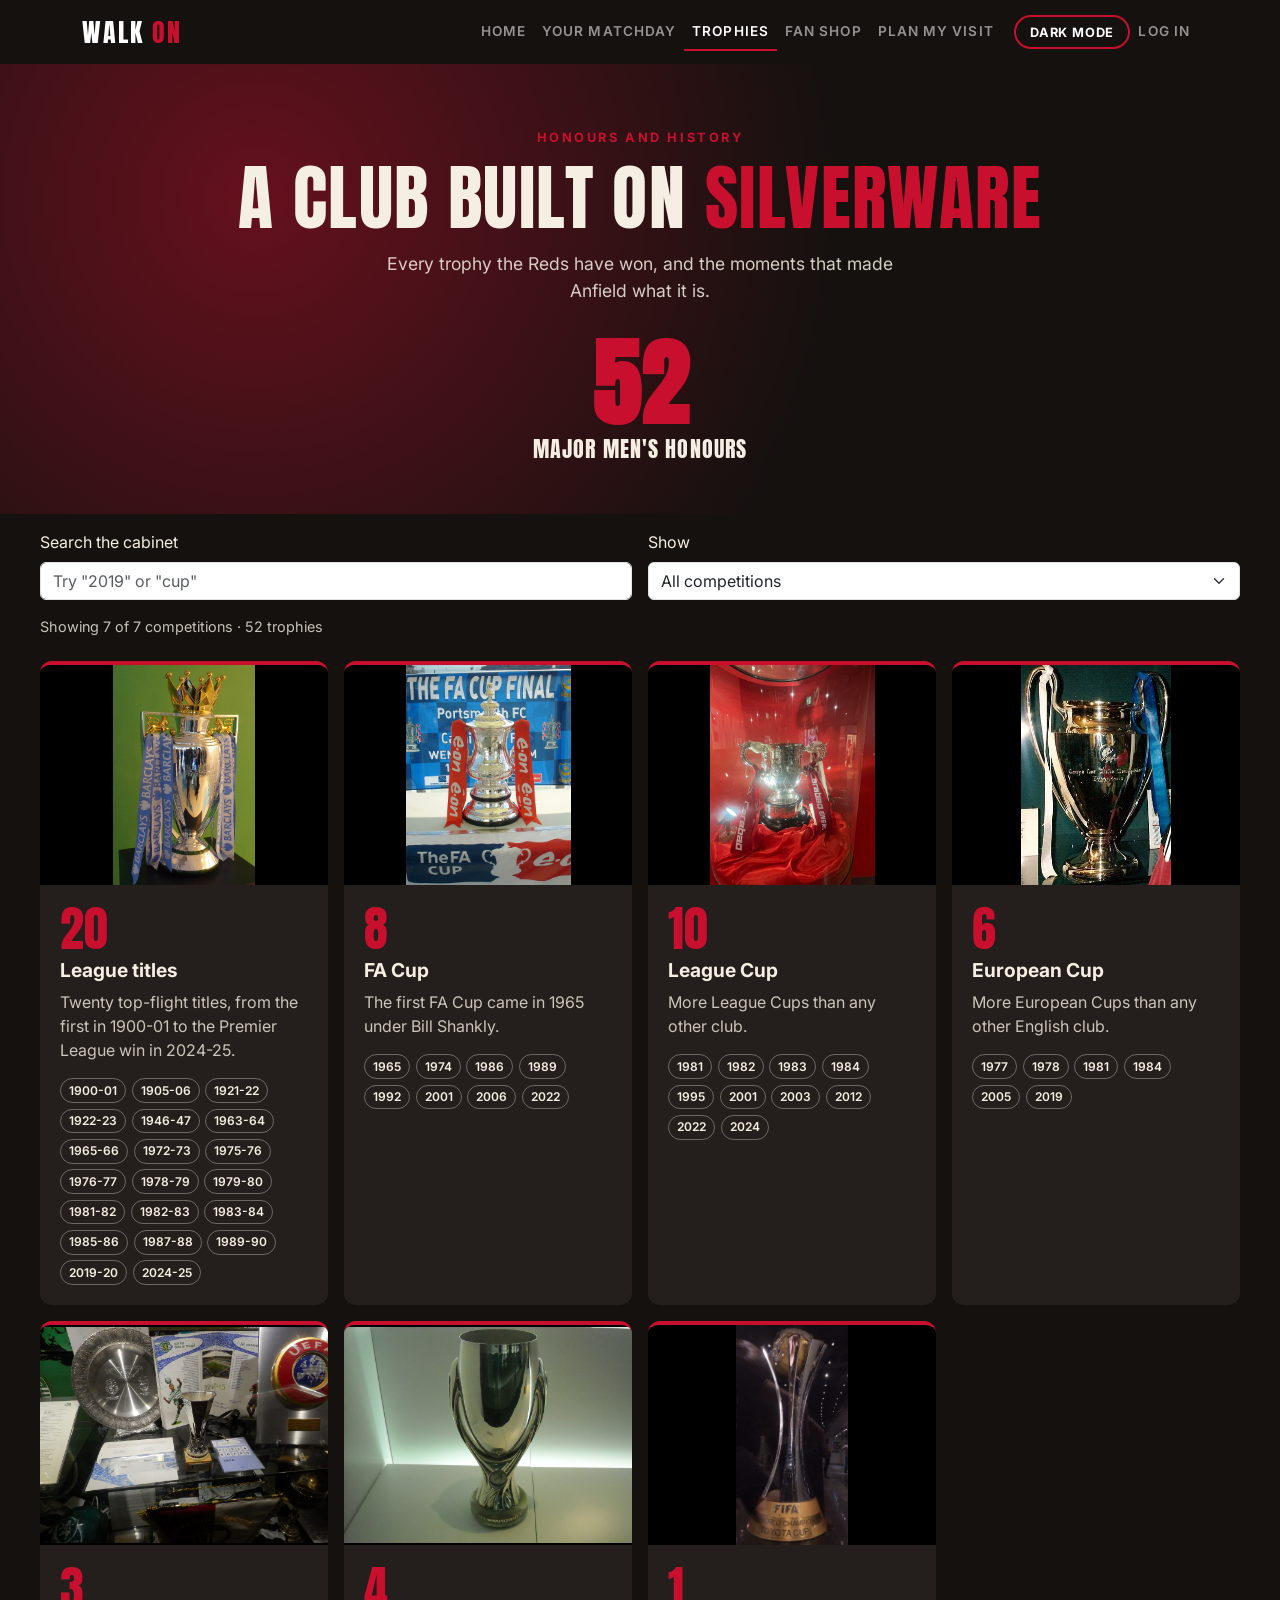
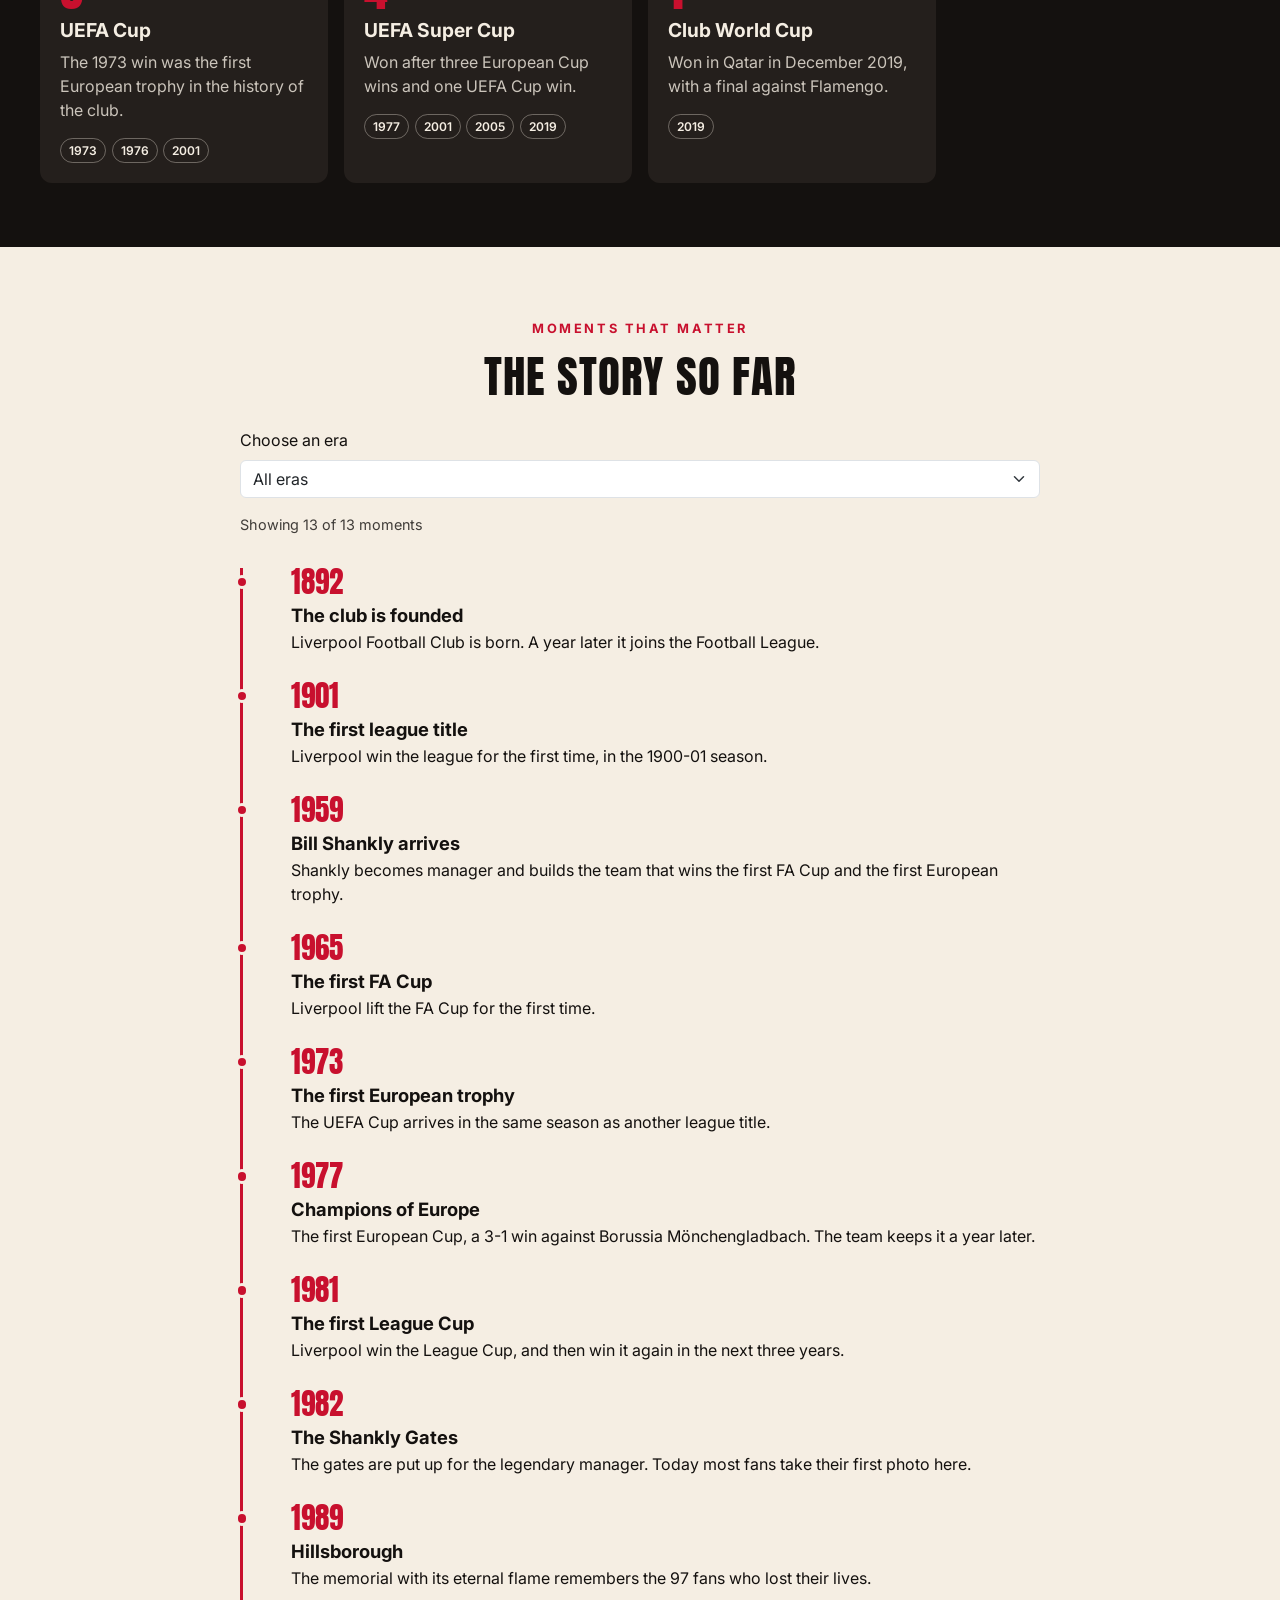
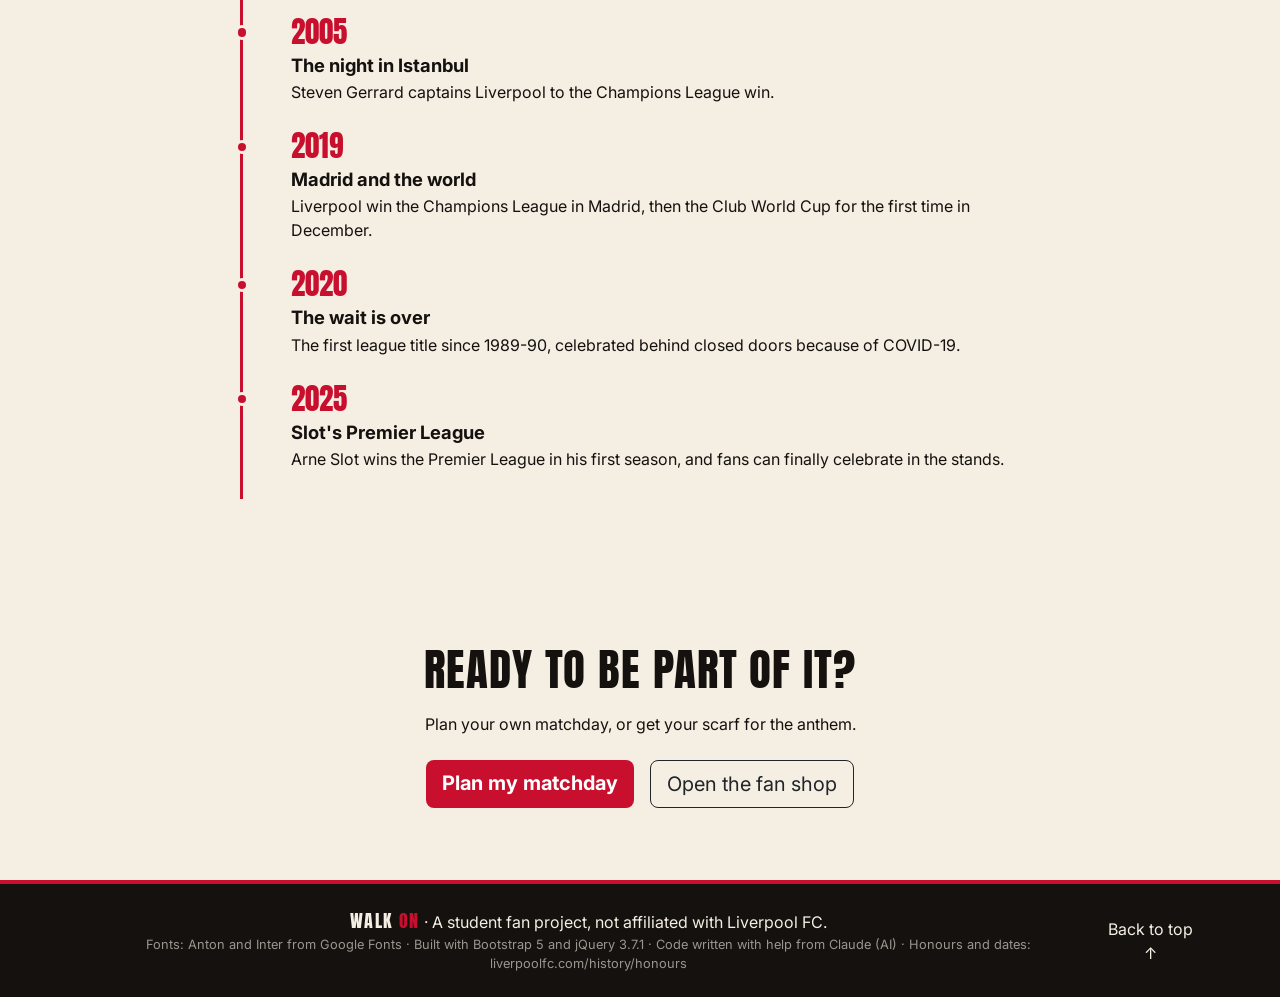
<file: trophies.html>
<!DOCTYPE html>
<html lang="en">
<head>
  <meta charset="UTF-8">
  <meta name="viewport" content="width=device-width, initial-scale=1.0">
  <title>Trophies and History | Walk On</title>
  <link rel="preconnect" href="https://fonts.googleapis.com">
  <link rel="preconnect" href="https://fonts.gstatic.com" crossorigin>
  <link href="https://fonts.googleapis.com/css2?family=Anton&family=Inter:wght@400;600;700&display=swap" rel="stylesheet">
  <link href="https://cdn.jsdelivr.net/npm/bootstrap@5.3.8/dist/css/bootstrap.min.css" rel="stylesheet" integrity="sha384-sRIl4kxILFvY47J16cr9ZwB07vP4J8+LH7qKQnuqkuIAvNWLzeN8tE5YBujZqJLB" crossorigin="anonymous">
  <link rel="stylesheet" href="css/style.css">
  <link rel="stylesheet" href="css/theme.css">
</head>
<body>

  <header>
    <nav class="navbar navbar-expand-lg navbar-dark bg-ink sticky-top">
      <div class="container">
        <a class="navbar-brand logo" href="index.html">WALK <span>ON</span></a>
        <input type="checkbox" id="menu-toggle" class="menu-toggle" aria-label="Toggle navigation">
        <label for="menu-toggle" class="navbar-toggler">
          <span class="navbar-toggler-icon"></span>
        </label>
        <div class="collapse navbar-collapse" id="menu">
          <ul class="navbar-nav ms-auto">
            <li class="nav-item"><a class="nav-link" href="index.html">Home</a></li>
            <li class="nav-item"><a class="nav-link" href="matchday.html">Your Matchday</a></li>
            <li class="nav-item"><a class="nav-link active" aria-current="page" href="trophies.html">Trophies</a></li>
            <li class="nav-item"><a class="nav-link" href="shop.html">Fan Shop <span class="cart-badge" data-cart-count hidden>0</span></a></li>
            <li class="nav-item"><a class="nav-link" href="matchday.html#plan">Plan My Visit</a></li>
          </ul>
        </div>
      </div>
    </nav>
  </header>

  <main>

    <section class="page-head">
      <div class="container text-center">
        <p class="kicker">Honours and history</p>
        <h1 class="hero-title">A club built on <span>silverware</span></h1>
        <p class="hero-text mx-auto">Every trophy the Reds have won, and the moments that made Anfield what it is.</p>
        <p class="trophy-total"><strong id="total-honours">52</strong> major men's honours</p>
      </div>
    </section>

    <section class="timeline-section" aria-labelledby="cabinet-heading">
      <h2 id="cabinet-heading" class="visually-hidden">Trophy cabinet</h2>
      <div class="timeline-tools" role="search">
        <div class="row g-3 align-items-end">
          <div class="col-12 col-md-6">
            <label for="cup-search" class="form-label">Search the cabinet</label>
            <input type="search" class="form-control" id="cup-search" placeholder="Try &quot;2019&quot; or &quot;cup&quot;" autocomplete="off">
          </div>
          <div class="col-12 col-md-6">
            <label for="cup-region" class="form-label">Show</label>
            <select class="form-select" id="cup-region">
              <option value="all">All competitions</option>
              <option value="england">England</option>
              <option value="europe">Europe</option>
              <option value="world">The world</option>
            </select>
          </div>
        </div>
        <p id="cup-count" class="timeline-count" aria-live="polite"></p>
      </div>
      <div class="cabinet" id="cabinet"></div>
      <p id="cabinet-empty" class="timeline-empty" hidden>Nothing found. Try a year like "1977" or choose "All competitions".</p>
    </section>

    <section class="history-section py-5 bg-cream" aria-labelledby="history-heading">
      <div class="container py-lg-4">
        <p class="kicker text-center">Moments that matter</p>
        <h2 id="history-heading" class="section-title text-center mb-4">The story so far</h2>
        <div class="history-tools">
          <label for="history-era" class="form-label">Choose an era</label>
          <select class="form-select" id="history-era">
            <option value="all">All eras</option>
            <option value="early">The early years (1892 to 1958)</option>
            <option value="golden">Shankly to Hillsborough (1959 to 1989)</option>
            <option value="modern">The modern era (2005 to today)</option>
          </select>
          <p id="history-count" class="history-count" aria-live="polite"></p>
        </div>
        <ol class="history" id="history"></ol>
        <p id="history-empty" class="history-empty" hidden>Nothing found for this era.</p>
      </div>
    </section>

    <section class="py-5 text-center">
      <div class="container py-lg-4">
        <h2 class="section-title mb-3">Ready to be part of it?</h2>
        <p class="mb-4">Plan your own matchday, or get your scarf for the anthem.</p>
        <div class="d-flex flex-column flex-sm-row gap-3 justify-content-center">
          <a href="matchday.html" class="btn btn-red btn-lg">Plan my matchday</a>
          <a href="shop.html" class="btn btn-outline-dark btn-lg">Open the fan shop</a>
        </div>
      </div>
    </section>

  </main>

  <footer class="footer">
    <div class="container d-flex flex-column flex-md-row justify-content-between align-items-center gap-2 text-center">
      <div>
        <p class="mb-0"><span class="logo">WALK <span>ON</span></span> · A student fan project, not affiliated with Liverpool FC.</p>
        <p class="credits mb-0">Fonts: Anton and Inter from Google Fonts · Built with Bootstrap 5 and jQuery 3.7.1 · Code written with help from Claude (AI) · Honours and dates: liverpoolfc.com/history/honours</p>
      </div>
      <a href="#" class="footer-link">Back to top ↑</a>
    </div>
  </footer>

  <script src="js/theme.js"></script>
  <script src="https://code.jquery.com/jquery-3.7.1.min.js"></script>
  <script src="js/cart.js"></script>
  <script src="js/auth.js"></script>
  <script src="js/trophies-data.js"></script>
  <script src="js/trophies.js"></script>
  <script src="js/effects.js"></script>
</body>
</html>
</file>
<file: css/style.css>
:root {
  --red: #c8102e;
  --red-dark: #9e0c24;
  --ink: #14110f;
  --ink-soft: #241f1c;
  --cream: #f5eee3;
  --green: #1f6b3a;
  --title-font: 'Anton', Impact, 'Arial Narrow', sans-serif;
}

body {
  font-family: 'Inter', Arial, sans-serif;
  color: var(--ink);
  background-color: var(--cream);
}

section {
  scroll-margin-top: 4rem;
}

.bg-ink {
  background-color: var(--ink);
}

.bg-cream {
  background-color: var(--cream);
}

.logo {
  font-family: var(--title-font);
  font-size: 1.6rem;
  letter-spacing: 0.08em;
}

.logo span {
  color: var(--red);
}

.navbar .nav-link {
  text-transform: uppercase;
  font-size: 0.85rem;
  font-weight: 600;
  letter-spacing: 0.08em;
}

.navbar .nav-link.active {
  color: white;
  border-bottom: 2px solid var(--red);
}

.menu-toggle {
  position: absolute;
  opacity: 0;
  pointer-events: none;
}

.menu-toggle:checked ~ .navbar-collapse {
  display: block;
}

.navbar-toggler {
  cursor: pointer;
}

.menu-toggle:focus-visible + .navbar-toggler {
  box-shadow: 0 0 0 0.2rem rgba(200, 16, 46, 0.6);
}

.kicker {
  color: var(--red);
  text-transform: uppercase;
  font-weight: 700;
  letter-spacing: 0.2em;
  font-size: 0.8rem;
  margin-bottom: 0.75rem;
}

:root {
  scroll-behavior: auto;
}

:is(a, button, input, select, .navbar-toggler):focus-visible {
  outline: 3px solid #fff !important;
  outline-offset: 0;
  box-shadow: 0 0 0 6px var(--red) !important;
}

.section-title,
.hero-title {
  font-family: var(--title-font);
  text-transform: uppercase;
  letter-spacing: 0.02em;
}

.section-title {
  font-size: 2.2rem;
}

.btn-red {
  background-color: var(--red);
  color: white;
  font-weight: 700;
  border: none;
  transition: transform 0.2s, background-color 0.2s;
}

.btn-red:hover,
.btn-red:focus {
  background-color: var(--red-dark);
  color: white;
  transform: translateY(-2px);
}

.btn-outline-light {
  transition: transform 0.2s, background-color 0.2s, color 0.2s;
}

.btn-outline-light:hover {
  transform: translateY(-2px);
}

.hero {
  background: radial-gradient(circle at 80% 20%, rgba(200, 16, 46, 0.45), transparent 55%), var(--ink);
  color: var(--cream);
  padding: 4rem 0 5rem;
  overflow: hidden;
}

.hero-title {
  font-size: 2.8rem;
  line-height: 1.05;
}

.hero-title span {
  color: var(--red);
}

.hero-text {
  font-size: 1.1rem;
  max-width: 32rem;
  margin: 1rem 0 2rem;
  opacity: 0.85;
}

.ticket {
  display: flex;
  max-width: 30rem;
  margin: 0 auto;
  background-color: var(--cream);
  color: var(--ink);
  border-radius: 1rem;
  transform: rotate(-3deg);
  transition: transform 0.3s;
  box-shadow: 0 1.5rem 3rem rgba(0, 0, 0, 0.5);
}

.ticket:hover {
  transform: rotate(0deg) scale(1.03);
}

.ticket-main {
  flex: 1;
  padding: 1.5rem;
  border-right: 3px dashed rgba(20, 17, 15, 0.3);
}

.ticket-label {
  text-transform: uppercase;
  font-size: 0.7rem;
  font-weight: 700;
  letter-spacing: 0.15em;
  color: var(--red);
  margin-bottom: 0.5rem;
}

.ticket-match {
  font-family: var(--title-font);
  font-size: 1.7rem;
  text-transform: uppercase;
  line-height: 1.1;
  margin-bottom: 1.25rem;
}

.ticket-match span {
  color: var(--red);
  font-size: 1rem;
}

.ticket-info {
  display: flex;
  gap: 1.25rem;
}

.ticket-info small,
.ticket-stub small {
  display: block;
  font-size: 0.65rem;
  text-transform: uppercase;
  letter-spacing: 0.1em;
  opacity: 0.6;
}

.ticket-info strong {
  font-size: 1rem;
}

.ticket-stub {
  display: flex;
  flex-direction: column;
  justify-content: center;
  align-items: center;
  padding: 1rem;
  background-color: var(--red);
  color: white;
  border-radius: 0 1rem 1rem 0;
}

.ticket-stub strong {
  font-family: var(--title-font);
  font-size: 1.6rem;
}

.marquee {
  background-color: var(--red);
  color: white;
  overflow: hidden;
  padding: 0.8rem 0;
}

.marquee-track {
  display: flex;
  width: max-content;
  animation: slide 60s linear infinite;
}

.marquee-track span {
  font-family: var(--title-font);
  font-size: 1.4rem;
  text-transform: uppercase;
  letter-spacing: 0.05em;
  padding: 0 1.5rem;
}

.marquee-track span::after {
  content: "★";
  margin-left: 3rem;
  font-size: 1rem;
}

@keyframes slide {
  from {
    transform: translateX(0);
  }
  to {
    transform: translateX(-50%);
  }
}

.why-card {
  border: none;
  border-top: 5px solid var(--red);
  border-radius: 0.75rem;
  transition: transform 0.25s, box-shadow 0.25s;
}

.why-card:hover {
  transform: translateY(-6px);
  box-shadow: 0 1rem 2rem rgba(20, 17, 15, 0.15);
}

.why-number {
  font-family: var(--title-font);
  font-size: 2rem;
  color: var(--red);
}

.why-card .card-title {
  font-weight: 700;
  font-size: 1.2rem;
}

.legend-photo {
  aspect-ratio: 4 / 3;
  object-fit: cover;
  object-position: center 20%;
}

.legend-card {
  border: none;
  border-left: 5px solid var(--red);
  border-radius: 0.75rem;
  transition: transform 0.25s, box-shadow 0.25s;
}

.legend-card:hover {
  transform: translateY(-6px);
  box-shadow: 0 1rem 2rem rgba(20, 17, 15, 0.15);
}

.legend-number {
  font-family: var(--title-font);
  font-size: 3rem;
  line-height: 1;
  color: var(--red);
}

.legend-card .card-title {
  font-weight: 700;
  font-size: 1.3rem;
}

.legend-role {
  color: var(--red);
  font-size: 0.8rem;
  font-weight: 700;
  letter-spacing: 0.1em;
  text-transform: uppercase;
}

.legend-facts {
  padding-left: 1.1rem;
  margin: 0;
}

.anfield-photo {
  margin: 0;
  background-color: var(--ink);
}

.anfield-photo img {
  display: block;
  width: 100%;
  max-width: 40rem;
  margin: 0 auto;
}

.numbers {
  background-color: var(--ink);
  padding: 4rem 0;
}

.numbers-grid {
  display: grid;
  grid-template-columns: repeat(2, 1fr);
  gap: 1rem;
}

.number-box {
  background-color: var(--ink-soft);
  border-bottom: 4px solid var(--green);
  border-radius: 0.75rem;
  padding: 1.5rem 1rem;
  text-align: center;
  color: var(--cream);
}

.number-box strong {
  display: block;
  font-family: var(--title-font);
  font-size: 2.2rem;
  color: var(--red);
}

.page-head {
  background: radial-gradient(circle at 20% 30%, rgba(200, 16, 46, 0.45), transparent 55%), var(--ink);
  color: var(--cream);
  padding: 4rem 0 3rem;
}

.timeline-section {
  background-color: var(--ink);
  padding: 1rem 1rem 4rem;
}

.timeline {
  max-width: 75rem;
  margin: 0 auto;
  display: grid;
  grid-template-columns: 1fr;
  gap: 1rem;
}

.step {
  display: flex;
  gap: 1rem;
  background-color: var(--ink-soft);
  color: var(--cream);
  border-left: 4px solid var(--red);
  border-radius: 0.75rem;
  padding: 1.25rem;
  transition: transform 0.25s, background-color 0.25s;
}

.step:hover {
  transform: translateY(-4px);
  background-color: #2f2824;
}

.step-time {
  font-family: var(--title-font);
  font-size: 1.5rem;
  color: var(--red);
}

.step-body h3 {
  font-size: 1.1rem;
  font-weight: 700;
  margin-bottom: 0.25rem;
}

.step-body p {
  margin: 0;
  opacity: 0.8;
}

.step-big {
  background-color: var(--red);
}

.step-big .step-time {
  color: var(--cream);
}

.step-big:hover {
  background-color: var(--red-dark);
}

.stands-table {
  background-color: white;
  border-radius: 0.75rem;
  overflow: hidden;
}

.stands-table caption {
  caption-side: bottom;
  font-size: 0.85rem;
}

.stands-table thead th {
  background-color: var(--ink);
  color: var(--cream);
  text-transform: uppercase;
  font-size: 0.8rem;
  letter-spacing: 0.08em;
}

.stands-table tbody tr:hover th,
.stands-table tbody tr:hover td {
  background-color: #fbe6e9;
}

.tips-title {
  font-size: 1.8rem;
  margin-bottom: 1rem;
}

.accordion-item {
  overflow: hidden;
}

.accordion-button {
  cursor: pointer;
}

.accordion-button:not(.collapsed) {
  background-color: var(--red);
  color: white;
  box-shadow: none;
}

.accordion-button:not(.collapsed)::after {
  filter: brightness(0) invert(1);
}

.plan {
  background-color: var(--ink);
  color: var(--cream);
  padding: 4rem 0;
}

.plan-form {
  background-color: var(--ink-soft);
  border-radius: 1rem;
  padding: 1.5rem 1rem;
  margin: 0;
}

.plan-form .form-control:focus,
.plan-form .form-select:focus {
  border-color: var(--red);
  box-shadow: 0 0 0 0.2rem rgba(200, 16, 46, 0.35);
}

.plan-form .form-check-input:checked {
  background-color: var(--red);
  border-color: var(--red);
}

.timeline-tools {
  max-width: 75rem;
  margin: 0 auto 1.5rem;
  color: var(--cream);
}

.timeline-count {
  margin: 1rem 0 0;
  font-size: 0.9rem;
  opacity: 0.8;
}

.timeline-empty {
  max-width: 75rem;
  margin: 0 auto;
  padding: 1.5rem;
  background-color: var(--ink-soft);
  border-left: 4px solid var(--red);
  border-radius: 0.75rem;
  color: var(--cream);
  text-align: center;
}

.field-error {
  margin-top: 0.35rem;
  font-size: 0.85rem;
  font-weight: 600;
  color: #ff8a9b;
}

.field-error:empty {
  display: none;
}

.plan-form .form-control.is-invalid,
.plan-form .form-select.is-invalid {
  border-color: #ff8a9b;
  background-image: none;
  padding-right: 0.75rem;
}

.form-success {
  background-color: var(--green);
  color: white;
  font-weight: 600;
  border-radius: 0.75rem;
  padding: 1rem 1.25rem;
  text-align: center;
}

.footer {
  background-color: var(--ink);
  color: var(--cream);
  padding: 1.5rem 0;
  border-top: 4px solid var(--red);
}

.footer .logo {
  font-size: 1.1rem;
}

.credits {
  font-size: 0.8rem;
  opacity: 0.6;
}

.footer-link {
  color: var(--cream);
  text-decoration: none;
}

.footer-link:hover {
  color: var(--red);
}

@media (min-width: 768px) {
  .hero-title {
    font-size: 3.8rem;
  }

  .timeline {
    grid-template-columns: repeat(2, 1fr);
  }

  .plan-form {
    padding: 2rem;
  }
}

@media (min-width: 992px) {
  .hero {
    padding: 6rem 0 7rem;
  }

  .hero-title {
    font-size: 4.5rem;
  }

  .section-title {
    font-size: 2.8rem;
  }

  .numbers-grid {
    grid-template-columns: repeat(4, 1fr);
    gap: 1.5rem;
  }

  .number-box strong {
    font-size: 3rem;
  }
}

@media (min-width: 1200px) {
  .timeline {
    grid-template-columns: repeat(4, 1fr);
  }

  .step {
    flex-direction: column;
    gap: 0.5rem;
    border-left: none;
    border-top: 4px solid var(--red);
  }

  .step-time {
    font-size: 2.2rem;
  }
}

@media (prefers-reduced-motion: reduce) {
  .marquee-track {
    animation: none;
  }
}


.cart-badge {
  display: inline-block;
  min-width: 1.3rem;
  padding: 0 0.35rem;
  border-radius: 1rem;
  background-color: var(--red);
  color: white;
  font-size: 0.7rem;
  line-height: 1.3rem;
  text-align: center;
}

.cart-badge[hidden] {
  display: none;
}

.trophy-total {
  margin: 2rem 0 0;
  font-family: var(--title-font);
  font-size: 1.4rem;
  letter-spacing: 0.05em;
  text-transform: uppercase;
}

.trophy-total strong {
  display: block;
  font-size: 4.5rem;
  line-height: 1;
  color: var(--red);
}

.cabinet {
  max-width: 75rem;
  margin: 0 auto;
  display: grid;
  grid-template-columns: repeat(auto-fit, minmax(min(100%, 17rem), 1fr));
  gap: 1rem;
}

.cup-card {
  background-color: var(--ink-soft);
  color: var(--cream);
  border-top: 4px solid var(--red);
  border-radius: 0.75rem;
  overflow: hidden;
  transition: transform 0.25s, background-color 0.25s;
}

.cup-image {
  display: block;
  width: 100%;
  height: 200px;
  object-fit: cover;
  object-position: center;
}

.cup-body {
  padding: 1.25rem;
}

.cup-card:hover {
  transform: translateY(-4px);
  background-color: #2f2824;
}

.cup-number {
  font-family: var(--title-font);
  font-size: 3rem;
  line-height: 1;
  color: var(--red);
}

.cup-card h3 {
  font-size: 1.2rem;
  font-weight: 700;
  margin: 0.25rem 0 0.5rem;
}

.cup-text {
  opacity: 0.8;
}

.cup-years {
  display: flex;
  flex-wrap: wrap;
  gap: 0.35rem;
  list-style: none;
  padding: 0;
  margin: 0;
}

.cup-years li {
  font-size: 0.75rem;
  font-weight: 600;
  padding: 0.15rem 0.5rem;
  border: 1px solid rgba(245, 238, 227, 0.35);
  border-radius: 1rem;
}

.history-tools,
.history-empty {
  max-width: 50rem;
  margin: 0 auto;
}

.history-count {
  margin: 1rem 0 0;
  font-size: 0.9rem;
  opacity: 0.8;
}

.history {
  list-style: none;
  max-width: 50rem;
  margin: 2rem auto 0;
  padding: 0 0 0 1.5rem;
  border-left: 3px solid var(--red);
}

.history-item {
  position: relative;
  padding: 0 0 1.75rem 1.5rem;
}

.history-item::before {
  content: "";
  position: absolute;
  left: -2rem;
  top: 0.45rem;
  width: 0.9rem;
  height: 0.9rem;
  border-radius: 50%;
  background-color: var(--red);
  border: 3px solid var(--cream);
}

.history-year {
  font-family: var(--title-font);
  font-size: 1.8rem;
  line-height: 1;
  color: var(--red);
}

.history-item h3 {
  font-size: 1.15rem;
  font-weight: 700;
  margin: 0.25rem 0;
}

.history-item p {
  margin: 0;
}

.history-empty {
  padding: 1.5rem;
  background-color: white;
  border-left: 4px solid var(--red);
  border-radius: 0.75rem;
  text-align: center;
}

.shop-grid {
  max-width: 75rem;
  margin: 0 auto;
  display: grid;
  grid-template-columns: repeat(auto-fit, minmax(min(100%, 15rem), 1fr));
  gap: 1rem;
}

.product-card {
  display: flex;
  flex-direction: column;
  overflow: hidden;
  background-color: var(--ink-soft);
  color: var(--cream);
  border-radius: 0.75rem;
  transition: transform 0.25s, box-shadow 0.25s;
}

.product-card:hover {
  transform: translateY(-4px);
  box-shadow: 0 1rem 2rem rgba(0, 0, 0, 0.4);
}

.product-image {
  display: block;
  width: 100%;
  height: auto;
  aspect-ratio: 4 / 3;
  object-fit: cover;
}

.product-body {
  display: flex;
  flex-direction: column;
  gap: 0.5rem;
  flex: 1;
  padding: 1.25rem;
}

.product-body h3 {
  font-size: 1.1rem;
  font-weight: 700;
  margin: 0;
}

.product-text {
  flex: 1;
  margin: 0;
  opacity: 0.8;
}

.product-price {
  margin: 0;
  font-family: var(--title-font);
  font-size: 1.5rem;
  color: var(--red);
}

.basket {
  list-style: none;
  padding: 0;
  margin: 0 0 1rem;
}

.basket-row {
  display: flex;
  flex-wrap: wrap;
  align-items: center;
  justify-content: space-between;
  gap: 0.75rem 1rem;
  padding: 1rem;
  margin-bottom: 0.75rem;
  background-color: white;
  border-left: 4px solid var(--red);
  border-radius: 0.75rem;
}

.basket-name {
  display: block;
  font-weight: 700;
}

.basket-unit {
  opacity: 0.7;
}

.basket-controls {
  display: flex;
  align-items: center;
  gap: 0.5rem;
}

.basket-qty {
  min-width: 1.5rem;
  text-align: center;
  font-weight: 700;
}

.basket-line {
  min-width: 4.5rem;
  text-align: right;
}

.qty-btn {
  width: 2.25rem;
  height: 2.25rem;
  border: 2px solid var(--ink);
  border-radius: 0.5rem;
  background-color: transparent;
  color: var(--ink);
  font-weight: 700;
  cursor: pointer;
  transition: background-color 0.2s, color 0.2s;
}

.qty-btn:hover:not(:disabled) {
  background-color: var(--ink);
  color: var(--cream);
}

.qty-btn:disabled {
  opacity: 0.4;
  cursor: not-allowed;
}

.basket-remove {
  padding: 0;
  border: none;
  background: none;
  color: var(--red-dark);
  font-weight: 600;
  text-decoration: underline;
  cursor: pointer;
}

.basket-empty {
  padding: 1.5rem;
  background-color: white;
  border-left: 4px solid var(--red);
  border-radius: 0.75rem;
}

.basket-total {
  display: flex;
  justify-content: space-between;
  align-items: baseline;
  font-family: var(--title-font);
  font-size: 1.8rem;
  text-transform: uppercase;
}

.basket-total strong {
  font-weight: 400;
  color: var(--red);
}

.order-form {
  padding: 1.5rem;
  background-color: white;
  border-radius: 1rem;
}

.order-title {
  font-family: var(--title-font);
  font-size: 1.6rem;
  text-transform: uppercase;
}

.demo-note {
  font-size: 0.85rem;
  opacity: 0.75;
}

.order-form .field-error {
  color: #b3261e;
}

.order-form .form-control.is-invalid {
  border-color: #b3261e;
  background-image: none;
  padding-right: 0.75rem;
}

@media (min-width: 992px) {
  .trophy-total strong {
    font-size: 6rem;
  }
}

.cabinet .cup-card .cup-image {
  height: 180px;
  aspect-ratio: auto;
  object-fit: cover;
  object-position: center;
}
</file>
<file: css/theme.css>
.theme-toggle {
  margin-left: 0.75rem;
  padding: 0.35rem 0.9rem;
  border: 2px solid var(--red);
  border-radius: 2rem;
  background-color: transparent;
  color: white;
  font-size: 0.8rem;
  font-weight: 700;
  text-transform: uppercase;
  letter-spacing: 0.06em;
  cursor: pointer;
  transition: background-color 0.2s;
}

.theme-toggle:hover,
.theme-toggle:focus-visible {
  background-color: var(--red);
}

[data-theme="dark"] body {
  background-color: var(--ink);
  color: var(--cream);
}

[data-theme="dark"] .bg-cream {
  background-color: var(--ink-soft);
  color: var(--cream);
}

[data-theme="dark"] .ticket {
  background-color: var(--ink-soft);
  color: var(--cream);
}

[data-theme="dark"] .stands-table,
[data-theme="dark"] .history-empty,
[data-theme="dark"] .basket-row,
[data-theme="dark"] .basket-empty,
[data-theme="dark"] .order-form {
  background-color: var(--ink);
  color: var(--cream);
}

[data-theme="dark"] .stands-table tbody tr:hover th,
[data-theme="dark"] .stands-table tbody tr:hover td {
  background-color: #3a2a2d;
  color: var(--cream);
}

[data-theme="dark"] .qty-btn {
  border-color: var(--cream);
  color: var(--cream);
}

[data-theme="dark"] .qty-btn:hover:not(:disabled) {
  background-color: var(--cream);
  color: var(--ink);
}

[data-theme="dark"] .table {
  --bs-table-color: var(--cream);
  --bs-table-bg: transparent;
  --bs-table-border-color: #3a3330;
}

[data-theme="dark"] .text-muted,
[data-theme="dark"] .text-secondary {
  color: #bdb3a6 !important;
}

[data-theme="dark"] .text-dark {
  color: var(--cream) !important;
}

[data-theme="dark"] .bg-white,
[data-theme="dark"] .bg-light {
  background-color: var(--ink-soft) !important;
  color: var(--cream);
}

[data-theme="dark"] .card {
  --bs-card-bg: var(--ink-soft);
  --bs-card-color: var(--cream);
  --bs-card-title-color: var(--cream);
  background-color: var(--ink-soft);
  color: var(--cream);
}

[data-theme="dark"] .card .card-title,
[data-theme="dark"] .card .card-text,
[data-theme="dark"] .card li {
  color: var(--cream);
}

[data-theme="dark"] .stands-table caption {
  color: #bdb3a6;
}

[data-theme="dark"] .accordion {
  --bs-accordion-bg: var(--ink-soft);
  --bs-accordion-color: var(--cream);
  --bs-accordion-border-color: #3a3330;
}

[data-theme="dark"] .accordion-item,
[data-theme="dark"] .accordion-body {
  background-color: var(--ink-soft);
  color: var(--cream);
}

[data-theme="dark"] .accordion-button.collapsed {
  background-color: var(--ink-soft);
  color: var(--cream);
}

[data-theme="dark"] .accordion-button.collapsed::after {
  filter: invert(1);
}
[data-theme="dark"] .order-form .form-control { background-color: #1c1c1c; color: #f5efe6; border-color: #444; }
[data-theme="dark"] .order-form .field-error { color: #ff8a80; }
</file>
